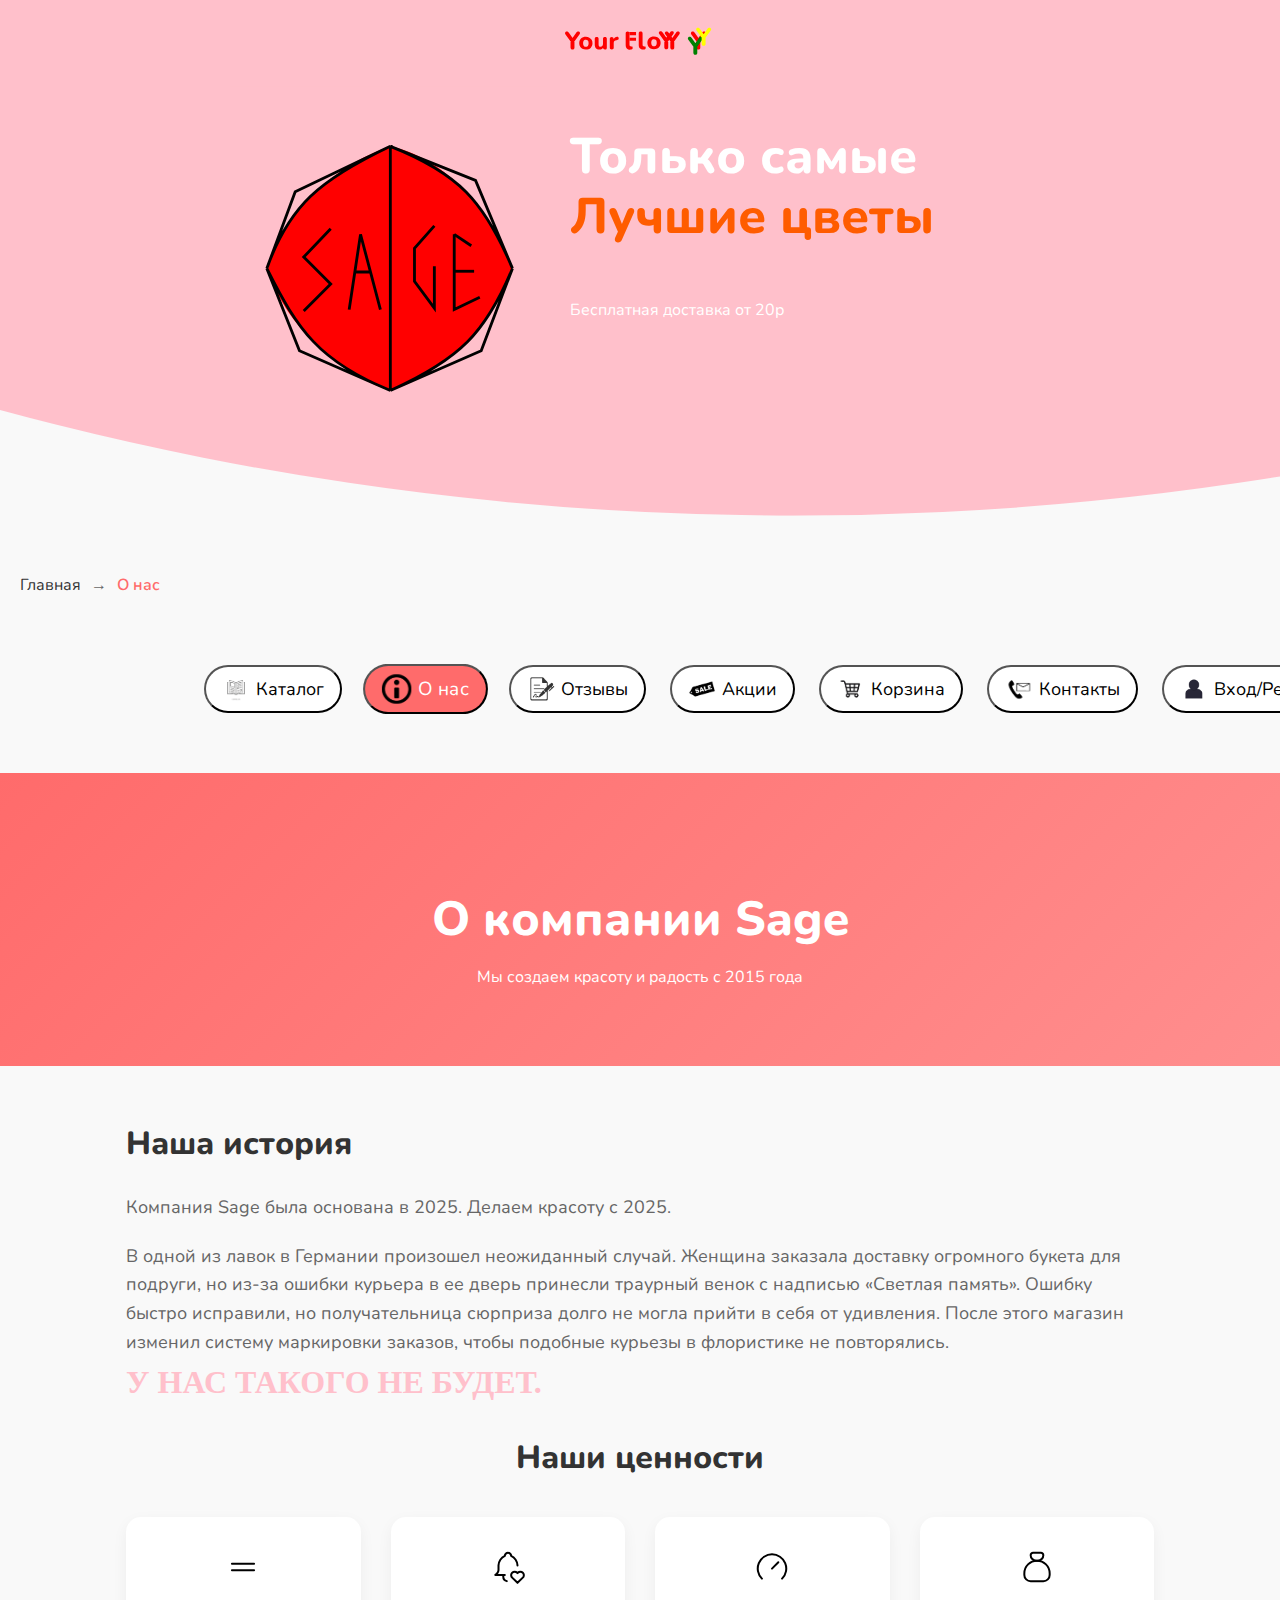
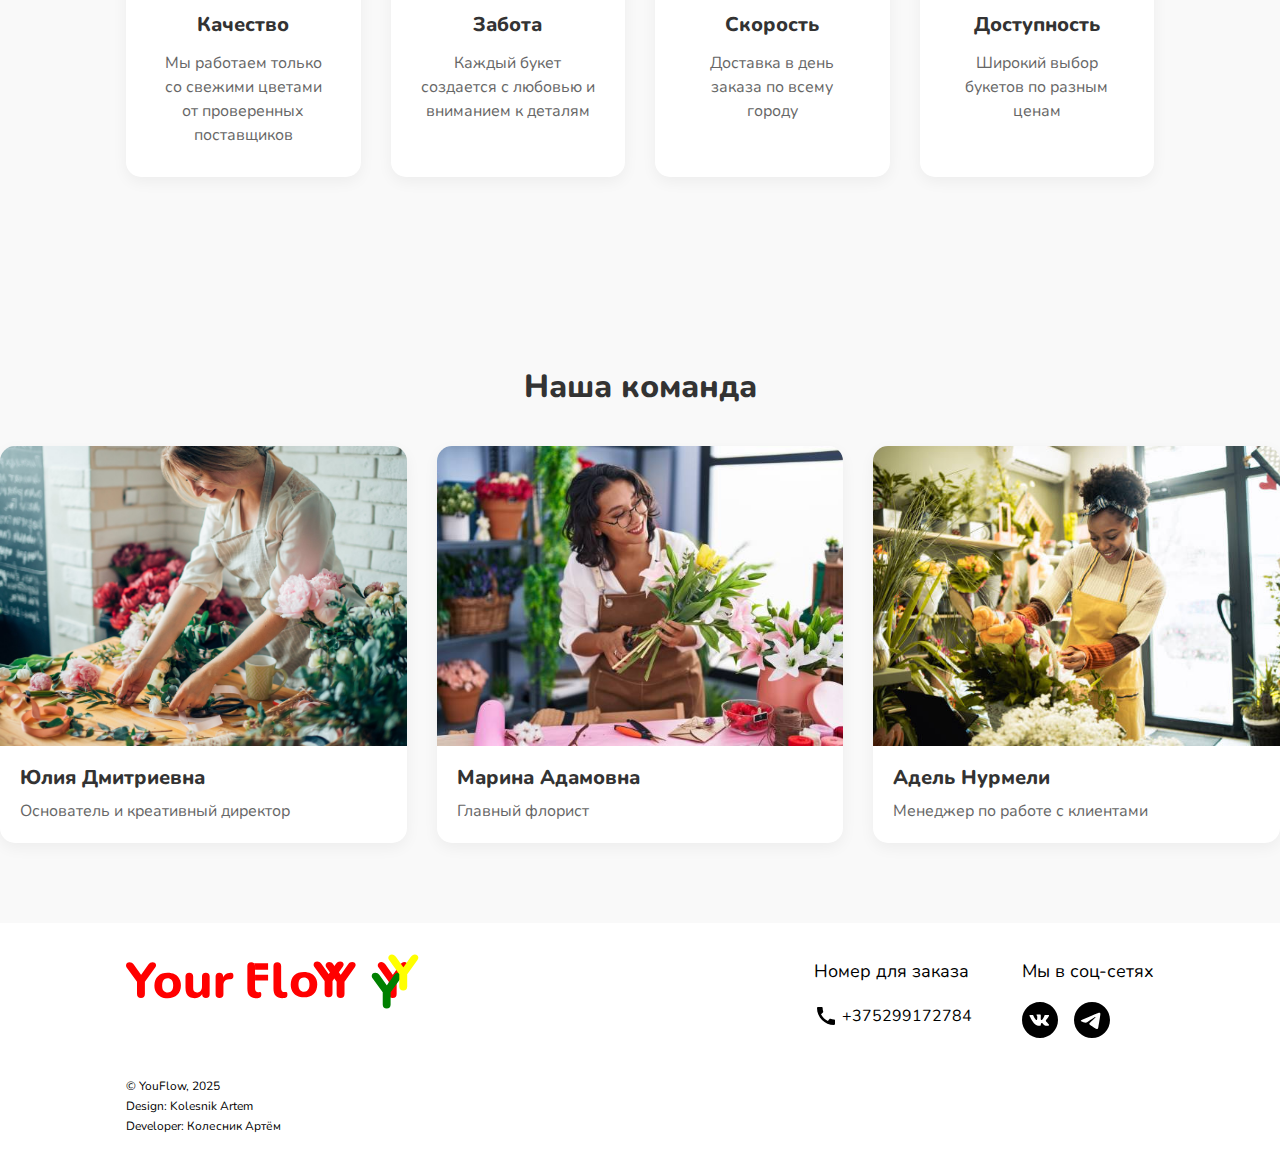
<file: about.html>
<!DOCTYPE html>
<html lang="ru">
<head>
    <meta charset="UTF-8">
    <meta http-equiv="X-UA-Compatible" content="IE=edge">
    <meta name="viewport" content="width=device-width, initial-scale=1.0">
    <title>Sage - О нас</title>
    <link rel="icon" type="image/png" href="icon/sage.png" sizes="96x96" />
    <link rel="manifest" href="/site.webmanifest" />
    <meta name="theme-color" content="#ffffff">
    <link rel="stylesheet" href="css/index.css">
    <link rel="stylesheet" href="css/about.css">
    <link rel="stylesheet" href="css/mobile-menu.css">
    <link rel="preload" href="fonts/nunito-v26-cyrillic_latin-regular.woff2" as="font" crossorigin>
    <link rel="preload" href="fonts/nunito-v26-cyrillic_latin-600.woff2" as="font" crossorigin>
    <link rel="preload" href="fonts/nunito-v26-cyrillic_latin-800.woff2" as="font" crossorigin>
</head>

<body>
    <header class="header">
        <div class="container header_container">
            <svg class="header_logo" viewBox="0 0 199 44" role="img" aria-label="Логотип Sage">
                <use href="img/sprite.svg#logo">
            </svg>
            <div class="header_title-container">
                <h1 class="header_title">
                    <span class="header_title-text">Только самые</span>
                    <span class="header_title-text header_title-text_red">Лучшие цветы</span>
                </h1>
                <div class="p header_appeal">Бесплатная доставка от 20р</div>
            </div>
        </div>
    </header>
    <main>
        <section class="litle__container">
            <div class="first"><a href="index.html">Главная</a></div>
            <div class="second">→</div>
            <div class="three">О нас</div>
        </section>

        <nav class="navigation">
            <div class="container navigation_container">
                <input type="checkbox" id="burger-toggle" class="burger-toggle">
                <label for="burger-toggle" class="burger-button">
                    <span class="burger-line"></span>
                    <span class="burger-line"></span>
                    <span class="burger-line"></span>
                </label>
                <div class="navigation_wrapper">
                    <ul class="navigation_list">
                        <li class="naavigation_item">
                            <a href="index.html"><button
                                    class="navigation_button navigation_button_catalog">Каталог</button></a>
                        </li>
                        <li class="naavigation_item">
                            <a href="about.html"><button
                                    class="navigation_button navigation_button_aboutus navigation_button_active">О
                                    нас</button></a>
                        </li>
                        <li class="naavigation_item">
                            <a href="comments.html"><button
                                    class="navigation_button navigation_button_comments">Отзывы</button></a>
                        </li>
                        <li class="naavigation_item">
                            <a href="index.html#sales"><button
                                    class="navigation_button navigation_button_superdeal">Акции</button></a>
                        </li>
                        <li class="naavigation_item">
                            <a href="cart.html"><button
                                    class="navigation_button navigation_button_buy">Корзина</button></a>
                        </li>
                        <li class="naavigation_item">
                            <a href="contacts.html"><button
                                    class="navigation_button navigation_button_contacts">Контакты</button></a>
                        </li>
                        <li class="naavigation_item">
                            <a href="enter.html"><button
                                    class="navigation_button navigation_button_enter">Вход/Регистрация</button></a>
                        </li>
                    </ul>
                </div>
            </div>
        </nav>

        <section class="about-hero">
            <div class="container">
                <h2 class="about-title">О компании Sage</h2>
                <p class="about-subtitle">Мы создаем красоту и радость с 2015 года</p>
            </div>
        </section>

        <section class="about-content">
            <div class="container">
                <div class="about-text">
                    <h3>Наша история</h3>
                    <p>Компания Sage была основана в 2025. Делаем красоту с 2025.</p>
                    <p>В одной из лавок в Германии произошел неожиданный случай. Женщина заказала доставку огромного
                        букета для подруги, но из-за ошибки курьера в ее дверь принесли траурный венок с надписью
                        «Светлая память». Ошибку быстро исправили, но получательница сюрприза долго не могла прийти в
                        себя от удивления. После этого магазин изменил систему маркировки заказов, чтобы подобные
                        курьезы в флористике не повторялись.<br><span style="color: pink; font-family:'nunito-v26-cyrillic_latin-600'; font-size: 32px; font-weight: 600;">У НАС ТАКОГО НЕ БУДЕТ.</span></p>
                </div>
                <div class="about-values">
                    <h3>Наши ценности</h3>
                    <div class="values-grid">

                        <div class="value-card">
                            <div class="value-icon">
                                <svg width="38" height="38" viewBox="0 0 38 38" fill="none"
                                    xmlns="http://www.w3.org/2000/svg">
                                    <path d="M7.91602 15.8335H30.0827" stroke="black" stroke-width="2"
                                        stroke-linecap="round" stroke-linejoin="round" />
                                    <path d="M7.91602 22.1665H30.0827" stroke="black" stroke-width="2"
                                        stroke-linecap="round" stroke-linejoin="round" />
                                </svg>
                            </div>
                            <h4>Качество</h4>
                            <p>Мы работаем только со свежими цветами от проверенных поставщиков</p>
                        </div>
                        <div class="value-card">
                            <div class="value-icon">
                                <svg width="38" height="38" viewBox="0 0 38 38" fill="none"
                                    xmlns="http://www.w3.org/2000/svg">
                                    <path
                                        d="M15.834 26.9167H6.33398C7.1968 26.4281 7.93285 25.7437 8.48286 24.9187C9.03288 24.0937 9.3815 23.151 9.50065 22.1667V17.4167C9.59495 15.4075 10.2342 13.4619 11.3499 11.7884C12.4656 10.1148 14.0157 8.77646 15.834 7.91667C15.834 7.07681 16.1676 6.27136 16.7615 5.67749C17.3553 5.08363 18.1608 4.75 19.0007 4.75C19.8405 4.75 20.646 5.08363 21.2398 5.67749C21.8337 6.27136 22.1673 7.07681 22.1673 7.91667C23.9856 8.77646 25.5357 10.1148 26.6514 11.7884C27.7671 13.4619 28.4063 15.4075 28.5006 17.4167"
                                        stroke="black" stroke-width="2" stroke-linecap="round"
                                        stroke-linejoin="round" />
                                    <path d="M14.25 26.9165V28.4998C14.25 30.7292 15.7858 32.6007 17.86 33.1121"
                                        stroke="black" stroke-width="2" stroke-linecap="round"
                                        stroke-linejoin="round" />
                                    <path
                                        d="M28.4995 34.8332L33.8037 29.6336C34.129 29.3179 34.3877 28.9403 34.5646 28.523C34.7416 28.1058 34.8331 27.6573 34.8338 27.204C34.8346 26.7508 34.7445 26.302 34.5689 25.8841C34.3934 25.4663 34.1359 25.0878 33.8116 24.7711C33.15 24.1241 32.2619 23.761 31.3364 23.7592C30.411 23.7574 29.5215 24.1171 28.8574 24.7616L28.5027 25.11L28.1496 24.7616C27.4881 24.1151 26.6003 23.7523 25.6752 23.7505C24.7502 23.7487 23.861 24.1081 23.197 24.7521C22.8716 25.0677 22.6127 25.4452 22.4357 25.8624C22.2586 26.2796 22.1669 26.7281 22.166 27.1813C22.1651 27.6346 22.2551 28.0834 22.4305 28.5013C22.6059 28.9192 22.8633 29.2978 23.1875 29.6146L28.4995 34.8332Z"
                                        stroke="black" stroke-width="2" stroke-linecap="round"
                                        stroke-linejoin="round" />
                                </svg>
                            </div>
                            <h4>Забота</h4>
                            <p>Каждый букет создается с любовью и вниманием к деталям</p>
                        </div>
                        <div class="value-card">
                            <div class="value-icon">
                                <svg width="38" height="38" viewBox="0 0 38 38" fill="none"
                                    xmlns="http://www.w3.org/2000/svg">
                                    <path
                                        d="M8.92367 30.6597C6.93079 28.6668 5.57363 26.1277 5.0238 23.3635C4.47398 20.5992 4.75619 17.7341 5.83474 15.1302C6.91329 12.5264 8.73975 10.3008 11.0831 8.73504C13.4265 7.16924 16.1816 6.3335 19 6.3335C21.8184 6.3335 24.5735 7.16924 26.9169 8.73504C29.2603 10.3008 31.0867 12.5264 32.1653 15.1302C33.2438 17.7341 33.526 20.5992 32.9762 23.3635C32.4264 26.1277 31.0692 28.6668 29.0763 30.6597"
                                        stroke="black" stroke-width="2" stroke-linecap="round"
                                        stroke-linejoin="round" />
                                    <path d="M25.3333 14.25L19 20.5833" stroke="black" stroke-width="2"
                                        stroke-linecap="round" stroke-linejoin="round" />
                                </svg>
                            </div>
                            <h4>Скорость</h4>
                            <p>Доставка в день заказа по всему городу</p>
                        </div>
                        <div class="value-card">
                            <div class="value-icon">
                                <svg width="38" height="38" viewBox="0 0 38 38" fill="none"
                                    xmlns="http://www.w3.org/2000/svg">
                                    <path
                                        d="M15.041 4.75H22.9577C23.5876 4.75 24.1917 5.00022 24.6371 5.44562C25.0825 5.89102 25.3327 6.49511 25.3327 7.125C25.3327 8.59474 24.7488 10.0043 23.7096 11.0435C22.6703 12.0828 21.2608 12.6667 19.791 12.6667H18.2077C16.7379 12.6667 15.3284 12.0828 14.2891 11.0435C13.2499 10.0043 12.666 8.59474 12.666 7.125C12.666 6.49511 12.9162 5.89102 13.3616 5.44562C13.807 5.00022 14.4111 4.75 15.041 4.75Z"
                                        stroke="black" stroke-width="2" stroke-linecap="round"
                                        stroke-linejoin="round" />
                                    <path
                                        d="M6.33398 26.9165V25.3332C6.33398 21.9738 7.6685 18.7519 10.044 16.3765C12.4194 14.001 15.6412 12.6665 19.0007 12.6665C22.3601 12.6665 25.5819 14.001 27.9573 16.3765C30.3328 18.7519 31.6673 21.9738 31.6673 25.3332V26.9165C31.6673 28.5962 31.0001 30.2071 29.8123 31.3948C28.6246 32.5826 27.0137 33.2498 25.334 33.2498H12.6673C10.9876 33.2498 9.3767 32.5826 8.18897 31.3948C7.00124 30.2071 6.33398 28.5962 6.33398 26.9165Z"
                                        stroke="black" stroke-width="2" stroke-linecap="round"
                                        stroke-linejoin="round" />
                                </svg>
                            </div>
                            <h4>Доступность</h4>
                            <p>Широкий выбор букетов по разным ценам</p>
                        </div>
                    </div>
                </div>
            </div>
        </section>
        <div class="about-team">
            <h3>Наша команда</h3>
            <div class="team-grid">
                <div class="team-card">
                    <div class="team-photo">
                        <img src="img/girlflow1.jpg" alt="Юлия Дмитриевна" class="team-img">
                    </div>
                    <h4>Юлия Дмитриевна</h4>
                    <p>Основатель и креативный директор</p>
                </div>
                <div class="team-card">
                    <div class="team-photo">
                        <img src="img/girlflow2.jpg" alt="Марина Адамовна" class="team-img">
                    </div>
                    <h4>Марина Адамовна</h4>
                    <p>Главный флорист</p>
                </div>
                <div class="team-card">
                    <div class="team-photo">
                        <img src="img/girlflow3.jpg" alt="Адель Мурмели" class="team-img">
                    </div>
                    <h4>Адель Нурмели</h4>
                    <p>Менеджер по работе с клиентами</p>
                </div>
            </div>
        </div>
        </div>
        </section>
    </main>
    <footer class="footer">
        <div class="container">
            <div class="footer__content">
                <svg class="footer__logo" viewBox="0 0 199 44" role="img" aria-label="Логотип Sage">
                    <use href="img/sprite.svg#logo">
                </svg>
                <address class="footer__address">
                    <div class="footer__contact">
                        <h2 class="footer__title">Номер для заказа</h2>
                        <a class="footer__link-phone" href="tel:+375299172784">
                            <svg width="24" height="24" viewBox="0 0 24 24" fill="black"
                                xmlns="http://www.w3.org/2000/svg">
                                <path
                                    d="M20.01 15.38C18.78 15.38 17.59 15.18 16.48 14.82C16.13 14.7 15.74 14.79 15.47 15.06L13.9 17.03C11.07 15.68 8.42 13.13 7.01 10.2L8.96 8.54C9.23 8.26 9.31 7.87 9.2 7.52C8.83 6.41 8.64 5.22 8.64 3.99C8.64 3.45 8.19 3 7.65 3H4.19C3.65 3 3 3.24 3 3.99C3 13.28 10.73 21 20.01 21C20.72 21 21 20.37 21 19.82V16.37C21 15.83 20.55 15.38 20.01 15.38Z"
                                    fill="black" />
                                <defs>
                            </svg><span>+375299172784</span>
                        </a>
                    </div>
                    <div class="footer__contact">
                        <h2 class="footer__title footer__title_sn">Мы в соц-сетях</h2>
                        <ul class="footer__list">
                            <li class="footer__list-item">
                                <a href="#" class="footer__link-sn" aria-label="группа VK">
                                    <svg width="36" height="36" viewBox="0 0 36 36" fill="black"
                                        xmlns="http://www.w3.org/2000/svg">
                                        <path
                                            d="M18 0C8.05875 0 0 8.05875 0 18C0 27.9412 8.05875 36 18 36C27.9412 36 36 27.9412 36 18C36 8.05875 27.9412 0 18 0ZM24.9225 20.3081C24.9225 20.3081 26.5144 21.8794 26.9062 22.6087C26.9175 22.6237 26.9231 22.6387 26.9269 22.6462C27.0862 22.9144 27.1237 23.1225 27.045 23.2781C26.9137 23.5369 26.4637 23.6644 26.31 23.6756H23.4975C23.3025 23.6756 22.8937 23.625 22.3987 23.2837C22.0181 23.0175 21.6431 22.5806 21.2775 22.155C20.7319 21.5212 20.2594 20.9738 19.7831 20.9738C19.7226 20.9736 19.6625 20.9831 19.605 21.0019C19.245 21.1181 18.7838 21.6319 18.7838 23.0006C18.7838 23.4281 18.4462 23.6737 18.2081 23.6737H16.92C16.4812 23.6737 14.1956 23.52 12.1706 21.3844C9.69187 18.7687 7.46062 13.5225 7.44187 13.4737C7.30125 13.1344 7.59187 12.9525 7.90875 12.9525H10.7494C11.1281 12.9525 11.2519 13.1831 11.3381 13.3875C11.4394 13.6256 11.8106 14.5725 12.42 15.6375C13.4081 17.3737 14.0138 18.0787 14.4994 18.0787C14.5904 18.0777 14.6799 18.0545 14.76 18.0112C15.3937 17.6587 15.2756 15.3994 15.2475 14.9306C15.2475 14.8425 15.2456 13.92 14.9212 13.4775C14.6887 13.1569 14.2931 13.035 14.0531 12.99C14.1503 12.856 14.2782 12.7473 14.4262 12.6731C14.8612 12.4556 15.645 12.4237 16.4231 12.4237H16.8563C17.7 12.435 17.9175 12.4894 18.2231 12.5662C18.8419 12.7144 18.855 13.1137 18.8006 14.4806C18.7838 14.8687 18.7669 15.3075 18.7669 15.825C18.7669 15.9375 18.7612 16.0575 18.7612 16.185C18.7425 16.8806 18.72 17.67 19.2112 17.9944C19.2753 18.0346 19.3494 18.056 19.425 18.0562C19.5956 18.0562 20.1094 18.0562 21.5006 15.6694C21.9297 14.9011 22.3025 14.1028 22.6162 13.2806C22.6444 13.2319 22.7269 13.0819 22.8244 13.0237C22.8963 12.9871 22.9761 12.9684 23.0569 12.9694H26.3962C26.76 12.9694 27.0094 13.0237 27.0562 13.1644C27.1387 13.3875 27.0412 14.0681 25.5169 16.1325L24.8362 17.0306C23.4544 18.8419 23.4544 18.9338 24.9225 20.3081Z"
                                            fill="black" />
                                    </svg>
                                </a>
                            </li>
                            <li class="footer__list-item">
                                <a href="#" class="footer__link-sn" aria-label="группа в Телеграмм">
                                    <svg width="36" height="36" viewBox="0 0 36 36" fill="black"
                                        xmlns="http://www.w3.org/2000/svg">
                                        <path
                                            d="M36 18C36 22.7739 34.1036 27.3523 30.7279 30.7279C27.3523 34.1036 22.7739 36 18 36C13.2261 36 8.64773 34.1036 5.27208 30.7279C1.89642 27.3523 0 22.7739 0 18C0 13.2261 1.89642 8.64773 5.27208 5.27208C8.64773 1.89642 13.2261 0 18 0C22.7739 0 27.3523 1.89642 30.7279 5.27208C34.1036 8.64773 36 13.2261 36 18ZM18.6458 13.2885C16.8952 14.0175 13.3942 15.525 8.14725 17.811C7.29675 18.1485 6.849 18.4815 6.8085 18.8055C6.741 19.3522 7.42725 19.5683 8.361 19.863L8.75475 19.9868C9.67275 20.286 10.9102 20.6348 11.5515 20.6483C12.1365 20.6618 12.7867 20.4233 13.5045 19.9283C18.4072 16.6185 20.9385 14.9467 21.096 14.9107C21.2085 14.8837 21.366 14.8523 21.4695 14.9468C21.5752 15.039 21.564 15.2168 21.5528 15.264C21.4853 15.5542 18.792 18.0562 17.3993 19.3522C16.965 19.7572 16.6567 20.043 16.5938 20.1082C16.455 20.25 16.314 20.3895 16.1707 20.5268C15.3157 21.3503 14.6768 21.9668 16.2045 22.9748C16.9403 23.4608 17.5298 23.859 18.117 24.2595C18.756 24.696 19.395 25.1303 20.223 25.6748C20.4322 25.8098 20.6348 25.956 20.8305 26.0955C21.5753 26.6265 22.248 27.1035 23.0737 27.027C23.5553 26.982 24.0525 26.532 24.3045 25.182C24.9007 21.9938 26.073 15.0885 26.343 12.2423C26.3595 12.0056 26.3497 11.7679 26.3137 11.5335C26.2926 11.3443 26.201 11.17 26.0573 11.0452C25.8525 10.9039 25.6085 10.8307 25.3597 10.836C24.6847 10.8472 23.643 11.2095 18.6458 13.2885Z"
                                            fill="black" />
                                    </svg>
                                </a>
                            </li>
                        </ul>
                    </div>
                </address>
                <div class="footer__development">
                    <p class="footer__copyright">© YouFlow, 2025</p>
                    <p>Design: <a href="#">Kolesnik Artem</a></p>
                    <p>Developer: <a href="mailto: kolesnikanatolij42@gmail.com">Колесник Артём</a></p>
                </div>

            </div>
        </div>
    </footer>
</body>

</html>
</file>
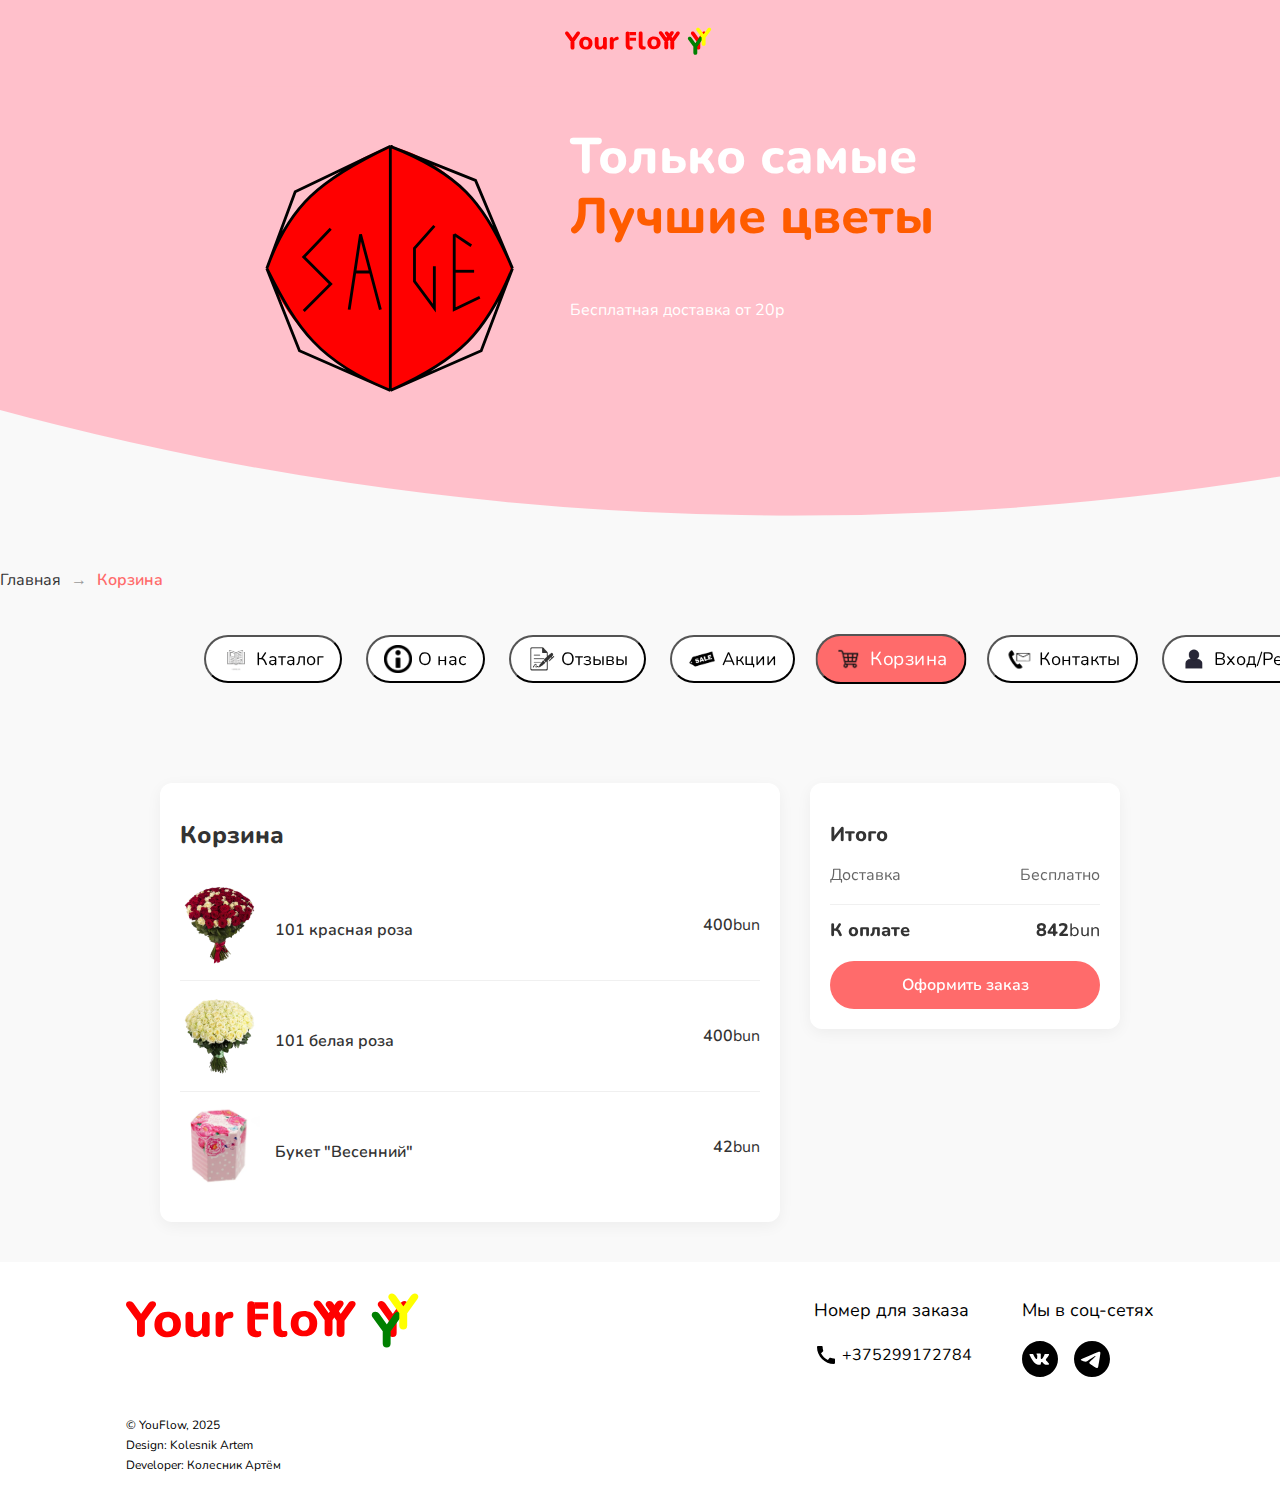
<file: cart.html>
<!DOCTYPE html>
<html lang="ru">
<head>
    <meta charset="UTF-8">
    <meta http-equiv="X-UA-Compatible" content="IE=edge">
    <meta name="viewport" content="width=device-width, initial-scale=1.0">
    <title>Sage - Корзина</title>
    <link rel="icon" type="image/png" href="icon/sage.png" sizes="96x96" />
    <link rel="manifest" href="/site.webmanifest" />
    <meta name="theme-color" content="#ffffff">
    <link rel="stylesheet" href="css/index.css">
    <link rel="stylesheet" href="css/cart.css">
    <link rel="stylesheet" href="css/mobile-menu.css">
    <link rel="preload" href="fonts/nunito-v26-cyrillic_latin-regular.woff2" as="font" crossorigin>
    <link rel="preload" href="fonts/nunito-v26-cyrillic_latin-600.woff2" as="font" crossorigin>
    <link rel="preload" href="fonts/nunito-v26-cyrillic_latin-800.woff2" as="font" crossorigin>
</head>
<body>
    <header class="header">
        <div class="container header_container">
            <svg class="header_logo" viewBox="0 0 199 44" role="img" aria-label="Логотип Sage">
                <use href="img/sprite.svg#logo">
            </svg>
            <div class="header_title-container">
                <h1 class="header_title">
                    <span class="header_title-text">Только самые</span>
                    <span class="header_title-text header_title-text_red">Лучшие цветы</span>
                </h1>
                <div class="p header_appeal">Бесплатная доставка от 20р</div>
            </div>
        </div>
    </header>
    <main>
        <section class="litle__container">
            <div class="first"><a href="index.html">Главная</a></div>
            <div class="second">→</div>
            <div class="three">Корзина</div>
        </section>

        <nav class="navigation">
            <div class="container navigation_container">
                <input type="checkbox" id="burger-toggle" class="burger-toggle">
                <label for="burger-toggle" class="burger-button">
                    <span class="burger-line"></span>
                    <span class="burger-line"></span>
                    <span class="burger-line"></span>
                </label>
                <div class="navigation_wrapper">
                    <ul class="navigation_list">
                        <li class="naavigation_item">
                            <a href="index.html"><button class="navigation_button navigation_button_catalog">Каталог</button></a>
                        </li>
                        <li class="naavigation_item">
                            <a href="about.html"><button class="navigation_button navigation_button_aboutus">О нас</button></a>
                        </li>
                        <li class="naavigation_item">
                            <a href="comments.html"><button class="navigation_button navigation_button_comments">Отзывы</button></a>
                        </li>
                        <li class="naavigation_item">
                            <a href="index.html#sales"><button class="navigation_button navigation_button_superdeal">Акции</button></a>
                        </li>
                        <li class="naavigation_item">
                            <a href="cart.html"><button class="navigation_button navigation_button_buy navigation_button_active">Корзина</button></a>
                        </li>
                        <li class="naavigation_item">
                            <a href="contacts.html"><button class="navigation_button navigation_button_contacts">Контакты</button></a>
                        </li>
                        <li class="naavigation_item">
                            <a href="enter.html"><button class="navigation_button navigation_button_enter">Вход/Регистрация</button></a>
                        </li>
                    </ul>
                </div>
            </div>
        </nav>

        <section class="cart">
            <div class="container">
                <div class="cart-grid">
                    <div class="cart-items">
                        <h2>Корзина</h2>
                        <div class="cart-item">
                            <img src="img/rosesrosesroses.png" alt="101 красная роза" class="cart-item-image">
                            <div class="cart-item-info">
                                <h3>101 красная роза</h3>
                            </div>
                            <div class="cart-item-price">400<span class="currency">bun</span></div>
                        </div>
                        <div class="cart-item">
                            <img src="img/rosesroseswhite.png" alt="101 белая роза" class="cart-item-image">
                            <div class="cart-item-info">
                                <h3>101 белая роза</h3>
                            </div>
                            <div class="cart-item-price">400<span class="currency">bun</span></div>
                        </div>
                        <div class="cart-item">
                            <img src="img/veseniiflower.webp" alt="Букет Весенний" class="cart-item-image">
                            <div class="cart-item-info">
                                <h3>Букет "Весенний"</h3>
                            </div>
                            <div class="cart-item-price">42<span class="currency">bun</span></div>
                        </div>
                    </div>

                    <div class="cart-summary">
                        <h3>Итого</h3>
                        <div class="summary-item">
                            <span>Доставка</span>
                            <span>Бесплатно</span>
                        </div>
                        <div class="summary-total">
                            <span>К оплате</span>
                            <span>842<span class="currency">bun</span></span>
                        </div>
                        <button class="checkout-button" onclick="showModal()">Оформить заказ</button>
                    </div>
                </div>
            </div>
        </section>

        <!-- Модальное окно -->
        <div id="thankYouModal" class="modal">
            <div class="modal-content">
                <span class="modal-close" onclick="closeModal()">&times;</span>
                <h2 class="modal-title">Спасибо за покупку!</h2>
                <p>Ваш заказ успешно оформлен.</p>
            </div>
        </div>
    </main>

    <footer class="footer">
        <div class="container">
            <div class="footer__content">
                <svg class="footer__logo" viewBox="0 0 199 44" role="img" aria-label="Логотип Sage">
                    <use href="img/sprite.svg#logo">
                </svg>
                <address class="footer__address">
                    <div class="footer__contact">
                        <h2 class="footer__title">Номер для заказа</h2>
                        <a class="footer__link-phone" href="tel:+375299172784">
                            <svg width="24" height="24" viewBox="0 0 24 24" fill="black">
                                <path d="M20.01 15.38C18.78 15.38 17.59 15.18 16.48 14.82C16.13 14.7 15.74 14.79 15.47 15.06L13.9 17.03C11.07 15.68 8.42 13.13 7.01 10.2L8.96 8.54C9.23 8.26 9.31 7.87 9.2 7.52C8.83 6.41 8.64 5.22 8.64 3.99C8.64 3.45 8.19 3 7.65 3H4.19C3.65 3 3 3.24 3 3.99C3 13.28 10.73 21 20.01 21C20.72 21 21 20.37 21 19.82V16.37C21 15.83 20.55 15.38 20.01 15.38Z"/>
                            </svg>
                            <span>+375299172784</span>
                        </a>
                    </div>
                    <div class="footer__contact">
                        <h2 class="footer__title footer__title_sn">Мы в соц-сетях</h2>
                        <ul class="footer__list">
                            <li class="footer__list-item">
                                <a href="#" class="footer__link-sn" aria-label="группа VK">
                                    <svg width="36" height="36" viewBox="0 0 36 36" fill="black">
                                        <path d="M18 0C8.05875 0 0 8.05875 0 18C0 27.9412 8.05875 36 18 36C27.9412 36 36 27.9412 36 18C36 8.05875 27.9412 0 18 0ZM24.9225 20.3081C24.9225 20.3081 26.5144 21.8794 26.9062 22.6087C26.9175 22.6237 26.9231 22.6387 26.9269 22.6462C27.0862 22.9144 27.1237 23.1225 27.045 23.2781C26.9137 23.5369 26.4637 23.6644 26.31 23.6756H23.4975C23.3025 23.6756 22.8937 23.625 22.3987 23.2837C22.0181 23.0175 21.6431 22.5806 21.2775 22.155C20.7319 21.5212 20.2594 20.9738 19.7831 20.9738C19.7226 20.9736 19.6625 20.9831 19.605 21.0019C19.245 21.1181 18.7838 21.6319 18.7838 23.0006C18.7838 23.4281 18.4462 23.6737 18.2081 23.6737H16.92C16.4812 23.6737 14.1956 23.52 12.1706 21.3844C9.69187 18.7687 7.46062 13.5225 7.44187 13.4737C7.30125 13.1344 7.59187 12.9525 7.90875 12.9525H10.7494C11.1281 12.9525 11.2519 13.1831 11.3381 13.3875C11.4394 13.6256 11.8106 14.5725 12.42 15.6375C13.4081 17.3737 14.0138 18.0787 14.4994 18.0787C14.5904 18.0777 14.6799 18.0545 14.76 18.0112C15.3937 17.6587 15.2756 15.3994 15.2475 14.9306C15.2475 14.8425 15.2456 13.92 14.9212 13.4775C14.6887 13.1569 14.2931 13.035 14.0531 12.99C14.1503 12.856 14.2782 12.7473 14.4262 12.6731C14.8612 12.4556 15.645 12.4237 16.4231 12.4237H16.8563C17.7 12.435 17.9175 12.4894 18.2231 12.5662C18.8419 12.7144 18.855 13.1137 18.8006 14.4806C18.7838 14.8687 18.7669 15.3075 18.7669 15.825C18.7669 15.9375 18.7612 16.0575 18.7612 16.185C18.7425 16.8806 18.72 17.67 19.2112 17.9944C19.2753 18.0346 19.3494 18.056 19.425 18.0562C19.5956 18.0562 20.1094 18.0562 21.5006 15.6694C21.9297 14.9011 22.3025 14.1028 22.6162 13.2806C22.6444 13.2319 22.7269 13.0819 22.8244 13.0237C22.8963 12.9871 22.9761 12.9684 23.0569 12.9694H26.3962C26.76 12.9694 27.0094 13.0237 27.0562 13.1644C27.1387 13.3875 27.0412 14.0681 25.5169 16.1325L24.8362 17.0306C23.4544 18.8419 23.4544 18.9338 24.9225 20.3081Z"/>
                                    </svg>
                                </a>
                            </li>
                            <li class="footer__list-item">
                                <a href="#" class="footer__link-sn" aria-label="группа в Телеграмм">
                                    <svg width="36" height="36" viewBox="0 0 36 36" fill="black">
                                        <path d="M36 18C36 22.7739 34.1036 27.3523 30.7279 30.7279C27.3523 34.1036 22.7739 36 18 36C13.2261 36 8.64773 34.1036 5.27208 30.7279C1.89642 27.3523 0 22.7739 0 18C0 13.2261 1.89642 8.64773 5.27208 5.27208C8.64773 1.89642 13.2261 0 18 0C22.7739 0 27.3523 1.89642 30.7279 5.27208C34.1036 8.64773 36 13.2261 36 18ZM18.6458 13.2885C16.8952 14.0175 13.3942 15.525 8.14725 17.811C7.29675 18.1485 6.849 18.4815 6.8085 18.8055C6.741 19.3522 7.42725 19.5683 8.361 19.863L8.75475 19.9868C9.67275 20.286 10.9102 20.6348 11.5515 20.6483C12.1365 20.6618 12.7867 20.4233 13.5045 19.9283C18.4072 16.6185 20.9385 14.9467 21.096 14.9107C21.2085 14.8837 21.366 14.8523 21.4695 14.9468C21.5752 15.039 21.564 15.2168 21.5528 15.264C21.4853 15.5542 18.792 18.0562 17.3993 19.3522C16.965 19.7572 16.6567 20.043 16.5938 20.1082C16.455 20.25 16.314 20.3895 16.1707 20.5268C15.3157 21.3503 14.6768 21.9668 16.2045 22.9748C16.9403 23.4608 17.5298 23.859 18.117 24.2595C18.756 24.696 19.395 25.1303 20.223 25.6748C20.4322 25.8098 20.6348 25.956 20.8305 26.0955C21.5753 26.6265 22.248 27.1035 23.0737 27.027C23.5553 26.982 24.0525 26.532 24.3045 25.182C24.9007 21.9938 26.073 15.0885 26.343 12.2423C26.3595 12.0056 26.3497 11.7679 26.3137 11.5335C26.2926 11.3443 26.201 11.17 26.0573 11.0452C25.8525 10.9039 25.6085 10.8307 25.3597 10.836C24.6847 10.8472 23.643 11.2095 18.6458 13.2885Z"/>
                                    </svg>
                                </a>
                            </li>
                        </ul>
                    </div>
                </address>
                <div class="footer__development">
                    <p class="footer__copyright">© YouFlow, 2025</p>
                    <p>Design: <a href="#">Kolesnik Artem</a></p>
                    <p>Developer: <a href="mailto: kolesnikanatolij42@gmail.com">Колесник Артём</a></p>
                </div>
            </div>
        </div>
    </footer>

    <script>
        function showModal() {
            window.location.href = 'index.html?success=true';
        }
        window.onload = function() {
            const urlParams = new URLSearchParams(window.location.search);
            if (urlParams.get('success') === 'true') {
                document.getElementById('thankYouModal').style.display = 'block';
            }
        }
        function closeModal() {
            document.getElementById('thankYouModal').style.display = 'none';
            window.history.replaceState({}, document.title, window.location.pathname);
        }
        window.onclick = function(event) {
            const modal = document.getElementById('thankYouModal');
            if (event.target == modal) {
                modal.style.display = 'none';
                window.history.replaceState({}, document.title, window.location.pathname);
            }
        }
    </script>
</body>
</html>
</file>
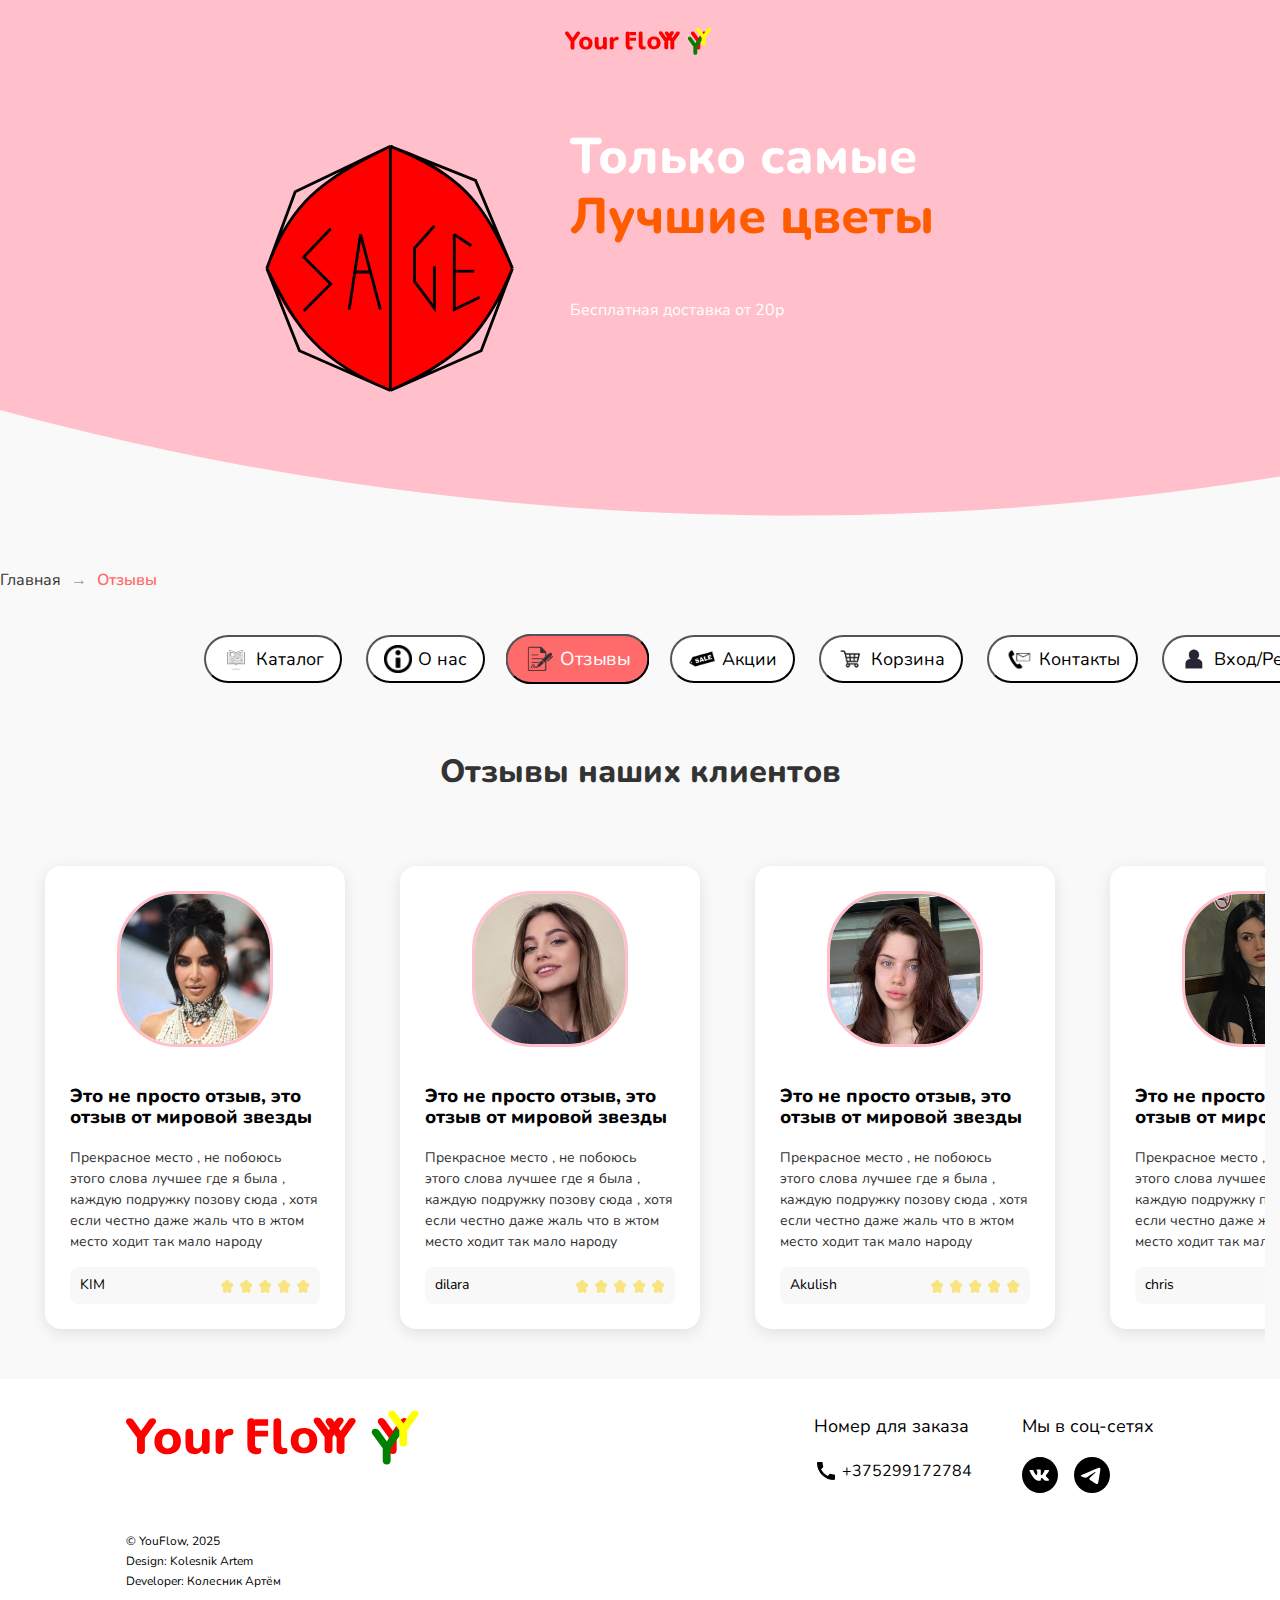
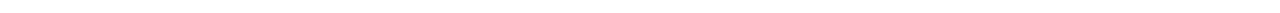
<file: comments.html>
<!DOCTYPE html>
<html lang="en">
<head>
    <meta charset="UTF-8">
    <link rel="stylesheet" href="css/index.css">
    <link rel="stylesheet" href="css/mobile-menu.css">
    <meta name="viewport" content="width=device-width, initial-scale=1.0">
    <link rel="icon" type="image/png" href="icon/sage.png" sizes="96x96" />
    <link rel="manifest" href="/site.webmanifest" />
    
    <meta name="theme-color" content="#ffffff">
    <title>Отзывы - Sage</title>
</head>
<body>
 

 <header class="header">
    <div class="container header_container">
        <svg class="header_logo" viewBox="0 0 199 44" role="img" aria-label="Логотип Sage">
            <use href="img/sprite.svg#logo">
        </svg>
        <div class="header_title-container">
            <h1 class="header_title">
                <span class="header_title-text">Только самые</span>
                <span class="header_title-text header_title-text_red">Лучшие цветы</span>
            </h1>
            <div class="p header_appeal">Бесплатная доставка от 20р</div>
        </div>
    </div>
</header>
<section class="litle__container">
    <div class="first"><a href="index.html">Главная</a></div>
    <div class="second">→</div>
    <div class="three">Отзывы</div>
</section>

<nav class="navigation">
    <div class="container navigation_container">
        <input type="checkbox" id="burger-toggle" class="burger-toggle">
        <label for="burger-toggle" class="burger-button">
            <span class="burger-line"></span>
            <span class="burger-line"></span>
            <span class="burger-line"></span>
        </label>
        <div class="navigation_wrapper">
            <ul class="navigation_list">
                <li class="naavigation_item">
                    <a href="index.html"><button class="navigation_button navigation_button_catalog">Каталог</button></a>
                </li>
                <li class="naavigation_item">
                    <a href="about.html"><button class="navigation_button navigation_button_aboutus">О нас</button></a>
                </li>
                <li class="naavigation_item">
                    <a href="comments.html"><button class="navigation_button navigation_button_comments navigation_button_active">Отзывы</button></a>
                </li>
                <li class="naavigation_item">
                    <a href="index.html#sales"><button class="navigation_button navigation_button_superdeal">Акции</button></a>
                </li>
                <li class="naavigation_item">
                    <a href="cart.html"><button class="navigation_button navigation_button_buy">Корзина</button></a>
                </li>
                <li class="naavigation_item">
                    <a href="contacts.html"><button class="navigation_button navigation_button_contacts">Контакты</button></a>
                </li>
                <li class="naavigation_item">
                    <a href="enter.html"><button class="navigation_button navigation_button_enter">Вход/Регистрация</button></a>
                </li>
            </ul>
        </div>
    </div>
</nav>

<div class="catalog__wrapper">
    <h2 class="catalog__title1">Отзывы наших клиентов</h2>
    <div class="catalog__wrap_list">
        <ul class="catalog__list">
            <li class="catalog_item">
                <article class="product1">
                    
                   <img src="img/kim.webp" alt="dilara" class="product__image1">
                    <h3>Это не просто отзыв, это отзыв от мировой звезды</h3>
                    <h3 class="product__title">
                        <div class="product__detail1">Прекрасное место , не побоюсь этого слова лучшее где я была , каждую подружку позову сюда , хотя если честно даже жаль что в жтом место ходит так мало народу</div>
                    </h3>
                   
                    <div class="comment__star">KIM <span style="margin-left: 10px; white-space: nowrap;">
                        <svg  width="13" height="14" viewBox="0 0 13 14" fill="none" xmlns="http://www.w3.org/2000/svg" style="display:inline-block;vertical-align:middle;">
                            <path d="M4.24368 2.1796C4.75572 0.23601 7.51455 0.23601 8.02659 2.1796C8.2529 3.03864 9.02969 3.63729 9.91804 3.63729H10.087C12.083 3.63729 13.0252 6.10062 11.5387 7.4326L10.8476 8.05186C10.215 8.61876 9.95309 9.49224 10.1695 10.3137L10.4861 11.5156C10.964 13.3293 8.79353 14.6567 7.39665 13.405C6.67868 12.7616 5.59159 12.7616 4.87362 13.405C3.47674 14.6567 1.3063 13.3293 1.78413 11.5156L2.10076 10.3137C2.31718 9.49224 2.0553 8.61876 1.42264 8.05186L0.731565 7.4326C-0.754903 6.10062 0.187294 3.63729 2.18323 3.63729H2.35223C3.24058 3.63729 4.01737 3.03864 4.24368 2.1796Z" fill="#F8E582"/>
                            </svg>                            
                        <svg width="13" height="14" viewBox="0 0 13 14" fill="none" xmlns="http://www.w3.org/2000/svg" style="display:inline-block;vertical-align:middle;"> 
                             <path d="M4.24368 2.1796C4.75572 0.23601 7.51455 0.23601 8.02659 2.1796C8.2529 3.03864 9.02969 3.63729 9.91804 3.63729H10.087C12.083 3.63729 13.0252 6.10062 11.5387 7.4326L10.8476 8.05186C10.215 8.61876 9.95309 9.49224 10.1695 10.3137L10.4861 11.5156C10.964 13.3293 8.79353 14.6567 7.39665 13.405C6.67868 12.7616 5.59159 12.7616 4.87362 13.405C3.47674 14.6567 1.3063 13.3293 1.78413 11.5156L2.10076 10.3137C2.31718 9.49224 2.0553 8.61876 1.42264 8.05186L0.731565 7.4326C-0.754903 6.10062 0.187294 3.63729 2.18323 3.63729H2.35223C3.24058 3.63729 4.01737 3.03864 4.24368 2.1796Z" fill="#F8E582"/>
                            </svg>                                
                        <svg width="13" height="14" viewBox="0 0 13 14" fill="none" xmlns="http://www.w3.org/2000/svg" style="display:inline-block;vertical-align:middle;">
                             <path d="M4.24368 2.1796C4.75572 0.23601 7.51455 0.23601 8.02659 2.1796C8.2529 3.03864 9.02969 3.63729 9.91804 3.63729H10.087C12.083 3.63729 13.0252 6.10062 11.5387 7.4326L10.8476 8.05186C10.215 8.61876 9.95309 9.49224 10.1695 10.3137L10.4861 11.5156C10.964 13.3293 8.79353 14.6567 7.39665 13.405C6.67868 12.7616 5.59159 12.7616 4.87362 13.405C3.47674 14.6567 1.3063 13.3293 1.78413 11.5156L2.10076 10.3137C2.31718 9.49224 2.0553 8.61876 1.42264 8.05186L0.731565 7.4326C-0.754903 6.10062 0.187294 3.63729 2.18323 3.63729H2.35223C3.24058 3.63729 4.01737 3.03864 4.24368 2.1796Z" fill="#F8E582"/>
                             </svg>                                    
                        <svg width="13" height="14" viewBox="0 0 13 14" fill="none" xmlns="http://www.w3.org/2000/svg" style="display:inline-block;vertical-align:middle;">
                              <path d="M4.24368 2.1796C4.75572 0.23601 7.51455 0.23601 8.02659 2.1796C8.2529 3.03864 9.02969 3.63729 9.91804 3.63729H10.087C12.083 3.63729 13.0252 6.10062 11.5387 7.4326L10.8476 8.05186C10.215 8.61876 9.95309 9.49224 10.1695 10.3137L10.4861 11.5156C10.964 13.3293 8.79353 14.6567 7.39665 13.405C6.67868 12.7616 5.59159 12.7616 4.87362 13.405C3.47674 14.6567 1.3063 13.3293 1.78413 11.5156L2.10076 10.3137C2.31718 9.49224 2.0553 8.61876 1.42264 8.05186L0.731565 7.4326C-0.754903 6.10062 0.187294 3.63729 2.18323 3.63729H2.35223C3.24058 3.63729 4.01737 3.03864 4.24368 2.1796Z" fill="#F8E582"/>
                              </svg>                                        
                        <svg width="13" height="14" viewBox="0 0 13 14" fill="none" xmlns="http://www.w3.org/2000/svg" style="display:inline-block;vertical-align:middle;">
                              <path d="M4.24368 2.1796C4.75572 0.23601 7.51455 0.23601 8.02659 2.1796C8.2529 3.03864 9.02969 3.63729 9.91804 3.63729H10.087C12.083 3.63729 13.0252 6.10062 11.5387 7.4326L10.8476 8.05186C10.215 8.61876 9.95309 9.49224 10.1695 10.3137L10.4861 11.5156C10.964 13.3293 8.79353 14.6567 7.39665 13.405C6.67868 12.7616 5.59159 12.7616 4.87362 13.405C3.47674 14.6567 1.3063 13.3293 1.78413 11.5156L2.10076 10.3137C2.31718 9.49224 2.0553 8.61876 1.42264 8.05186L0.731565 7.4326C-0.754903 6.10062 0.187294 3.63729 2.18323 3.63729H2.35223C3.24058 3.63729 4.01737 3.03864 4.24368 2.1796Z" fill="#F8E582"/>
                              </svg>  
                      </span></div>
                </article>
            </li>
            <li class="catalog_item">
                <article class="product1">
                    
                   <img src="img/dilara.jpg" alt="dilara" class="product__image1">
                    <h3>Это не просто отзыв, это отзыв от мировой звезды</h3>
                    <h3 class="product__title">
                        <div class="product__detail1">Прекрасное место , не побоюсь этого слова лучшее где я была , каждую подружку позову сюда , хотя если честно даже жаль что в жтом место ходит так мало народу</div>
                    </h3>
                   
                    <div class="comment__star">dilara <span style="margin-left: 10px; white-space: nowrap;">
                        <svg  width="13" height="14" viewBox="0 0 13 14" fill="none" xmlns="http://www.w3.org/2000/svg" style="display:inline-block;vertical-align:middle;">
                            <path d="M4.24368 2.1796C4.75572 0.23601 7.51455 0.23601 8.02659 2.1796C8.2529 3.03864 9.02969 3.63729 9.91804 3.63729H10.087C12.083 3.63729 13.0252 6.10062 11.5387 7.4326L10.8476 8.05186C10.215 8.61876 9.95309 9.49224 10.1695 10.3137L10.4861 11.5156C10.964 13.3293 8.79353 14.6567 7.39665 13.405C6.67868 12.7616 5.59159 12.7616 4.87362 13.405C3.47674 14.6567 1.3063 13.3293 1.78413 11.5156L2.10076 10.3137C2.31718 9.49224 2.0553 8.61876 1.42264 8.05186L0.731565 7.4326C-0.754903 6.10062 0.187294 3.63729 2.18323 3.63729H2.35223C3.24058 3.63729 4.01737 3.03864 4.24368 2.1796Z" fill="#F8E582"/>
                            </svg>                            
                        <svg width="13" height="14" viewBox="0 0 13 14" fill="none" xmlns="http://www.w3.org/2000/svg" style="display:inline-block;vertical-align:middle;"> 
                             <path d="M4.24368 2.1796C4.75572 0.23601 7.51455 0.23601 8.02659 2.1796C8.2529 3.03864 9.02969 3.63729 9.91804 3.63729H10.087C12.083 3.63729 13.0252 6.10062 11.5387 7.4326L10.8476 8.05186C10.215 8.61876 9.95309 9.49224 10.1695 10.3137L10.4861 11.5156C10.964 13.3293 8.79353 14.6567 7.39665 13.405C6.67868 12.7616 5.59159 12.7616 4.87362 13.405C3.47674 14.6567 1.3063 13.3293 1.78413 11.5156L2.10076 10.3137C2.31718 9.49224 2.0553 8.61876 1.42264 8.05186L0.731565 7.4326C-0.754903 6.10062 0.187294 3.63729 2.18323 3.63729H2.35223C3.24058 3.63729 4.01737 3.03864 4.24368 2.1796Z" fill="#F8E582"/>
                            </svg>                                
                        <svg width="13" height="14" viewBox="0 0 13 14" fill="none" xmlns="http://www.w3.org/2000/svg" style="display:inline-block;vertical-align:middle;">
                             <path d="M4.24368 2.1796C4.75572 0.23601 7.51455 0.23601 8.02659 2.1796C8.2529 3.03864 9.02969 3.63729 9.91804 3.63729H10.087C12.083 3.63729 13.0252 6.10062 11.5387 7.4326L10.8476 8.05186C10.215 8.61876 9.95309 9.49224 10.1695 10.3137L10.4861 11.5156C10.964 13.3293 8.79353 14.6567 7.39665 13.405C6.67868 12.7616 5.59159 12.7616 4.87362 13.405C3.47674 14.6567 1.3063 13.3293 1.78413 11.5156L2.10076 10.3137C2.31718 9.49224 2.0553 8.61876 1.42264 8.05186L0.731565 7.4326C-0.754903 6.10062 0.187294 3.63729 2.18323 3.63729H2.35223C3.24058 3.63729 4.01737 3.03864 4.24368 2.1796Z" fill="#F8E582"/>
                             </svg>                                    
                        <svg width="13" height="14" viewBox="0 0 13 14" fill="none" xmlns="http://www.w3.org/2000/svg" style="display:inline-block;vertical-align:middle;">
                              <path d="M4.24368 2.1796C4.75572 0.23601 7.51455 0.23601 8.02659 2.1796C8.2529 3.03864 9.02969 3.63729 9.91804 3.63729H10.087C12.083 3.63729 13.0252 6.10062 11.5387 7.4326L10.8476 8.05186C10.215 8.61876 9.95309 9.49224 10.1695 10.3137L10.4861 11.5156C10.964 13.3293 8.79353 14.6567 7.39665 13.405C6.67868 12.7616 5.59159 12.7616 4.87362 13.405C3.47674 14.6567 1.3063 13.3293 1.78413 11.5156L2.10076 10.3137C2.31718 9.49224 2.0553 8.61876 1.42264 8.05186L0.731565 7.4326C-0.754903 6.10062 0.187294 3.63729 2.18323 3.63729H2.35223C3.24058 3.63729 4.01737 3.03864 4.24368 2.1796Z" fill="#F8E582"/>
                              </svg>                                        
                        <svg width="13" height="14" viewBox="0 0 13 14" fill="none" xmlns="http://www.w3.org/2000/svg" style="display:inline-block;vertical-align:middle;">
                              <path d="M4.24368 2.1796C4.75572 0.23601 7.51455 0.23601 8.02659 2.1796C8.2529 3.03864 9.02969 3.63729 9.91804 3.63729H10.087C12.083 3.63729 13.0252 6.10062 11.5387 7.4326L10.8476 8.05186C10.215 8.61876 9.95309 9.49224 10.1695 10.3137L10.4861 11.5156C10.964 13.3293 8.79353 14.6567 7.39665 13.405C6.67868 12.7616 5.59159 12.7616 4.87362 13.405C3.47674 14.6567 1.3063 13.3293 1.78413 11.5156L2.10076 10.3137C2.31718 9.49224 2.0553 8.61876 1.42264 8.05186L0.731565 7.4326C-0.754903 6.10062 0.187294 3.63729 2.18323 3.63729H2.35223C3.24058 3.63729 4.01737 3.03864 4.24368 2.1796Z" fill="#F8E582"/>
                              </svg>   
                      </span></div>
                </article>
            </li>
            <li class="catalog_item">
                <article class="product1">
                    
                   <img src="img/akulich.jpg" alt="akulich" class="product__image1">
                    <h3>Это не просто отзыв, это отзыв от мировой звезды</h3>
                    <h3 class="product__title">
                        <div class="product__detail1">Прекрасное место , не побоюсь этого слова лучшее где я была , каждую подружку позову сюда , хотя если честно даже жаль что в жтом место ходит так мало народу</div>
                    </h3>
                   
                    <div class="comment__star">Akulish <span style="margin-left: 10px; white-space: nowrap;">
                        <svg  width="13" height="14" viewBox="0 0 13 14" fill="none" xmlns="http://www.w3.org/2000/svg" style="display:inline-block;vertical-align:middle;">
                            <path d="M4.24368 2.1796C4.75572 0.23601 7.51455 0.23601 8.02659 2.1796C8.2529 3.03864 9.02969 3.63729 9.91804 3.63729H10.087C12.083 3.63729 13.0252 6.10062 11.5387 7.4326L10.8476 8.05186C10.215 8.61876 9.95309 9.49224 10.1695 10.3137L10.4861 11.5156C10.964 13.3293 8.79353 14.6567 7.39665 13.405C6.67868 12.7616 5.59159 12.7616 4.87362 13.405C3.47674 14.6567 1.3063 13.3293 1.78413 11.5156L2.10076 10.3137C2.31718 9.49224 2.0553 8.61876 1.42264 8.05186L0.731565 7.4326C-0.754903 6.10062 0.187294 3.63729 2.18323 3.63729H2.35223C3.24058 3.63729 4.01737 3.03864 4.24368 2.1796Z" fill="#F8E582"/>
                            </svg>                            
                        <svg width="13" height="14" viewBox="0 0 13 14" fill="none" xmlns="http://www.w3.org/2000/svg" style="display:inline-block;vertical-align:middle;"> 
                             <path d="M4.24368 2.1796C4.75572 0.23601 7.51455 0.23601 8.02659 2.1796C8.2529 3.03864 9.02969 3.63729 9.91804 3.63729H10.087C12.083 3.63729 13.0252 6.10062 11.5387 7.4326L10.8476 8.05186C10.215 8.61876 9.95309 9.49224 10.1695 10.3137L10.4861 11.5156C10.964 13.3293 8.79353 14.6567 7.39665 13.405C6.67868 12.7616 5.59159 12.7616 4.87362 13.405C3.47674 14.6567 1.3063 13.3293 1.78413 11.5156L2.10076 10.3137C2.31718 9.49224 2.0553 8.61876 1.42264 8.05186L0.731565 7.4326C-0.754903 6.10062 0.187294 3.63729 2.18323 3.63729H2.35223C3.24058 3.63729 4.01737 3.03864 4.24368 2.1796Z" fill="#F8E582"/>
                            </svg>                                
                        <svg width="13" height="14" viewBox="0 0 13 14" fill="none" xmlns="http://www.w3.org/2000/svg" style="display:inline-block;vertical-align:middle;">
                             <path d="M4.24368 2.1796C4.75572 0.23601 7.51455 0.23601 8.02659 2.1796C8.2529 3.03864 9.02969 3.63729 9.91804 3.63729H10.087C12.083 3.63729 13.0252 6.10062 11.5387 7.4326L10.8476 8.05186C10.215 8.61876 9.95309 9.49224 10.1695 10.3137L10.4861 11.5156C10.964 13.3293 8.79353 14.6567 7.39665 13.405C6.67868 12.7616 5.59159 12.7616 4.87362 13.405C3.47674 14.6567 1.3063 13.3293 1.78413 11.5156L2.10076 10.3137C2.31718 9.49224 2.0553 8.61876 1.42264 8.05186L0.731565 7.4326C-0.754903 6.10062 0.187294 3.63729 2.18323 3.63729H2.35223C3.24058 3.63729 4.01737 3.03864 4.24368 2.1796Z" fill="#F8E582"/>
                             </svg>                                    
                        <svg width="13" height="14" viewBox="0 0 13 14" fill="none" xmlns="http://www.w3.org/2000/svg" style="display:inline-block;vertical-align:middle;">
                              <path d="M4.24368 2.1796C4.75572 0.23601 7.51455 0.23601 8.02659 2.1796C8.2529 3.03864 9.02969 3.63729 9.91804 3.63729H10.087C12.083 3.63729 13.0252 6.10062 11.5387 7.4326L10.8476 8.05186C10.215 8.61876 9.95309 9.49224 10.1695 10.3137L10.4861 11.5156C10.964 13.3293 8.79353 14.6567 7.39665 13.405C6.67868 12.7616 5.59159 12.7616 4.87362 13.405C3.47674 14.6567 1.3063 13.3293 1.78413 11.5156L2.10076 10.3137C2.31718 9.49224 2.0553 8.61876 1.42264 8.05186L0.731565 7.4326C-0.754903 6.10062 0.187294 3.63729 2.18323 3.63729H2.35223C3.24058 3.63729 4.01737 3.03864 4.24368 2.1796Z" fill="#F8E582"/>
                              </svg>                                        
                        <svg width="13" height="14" viewBox="0 0 13 14" fill="none" xmlns="http://www.w3.org/2000/svg" style="display:inline-block;vertical-align:middle;">
                              <path d="M4.24368 2.1796C4.75572 0.23601 7.51455 0.23601 8.02659 2.1796C8.2529 3.03864 9.02969 3.63729 9.91804 3.63729H10.087C12.083 3.63729 13.0252 6.10062 11.5387 7.4326L10.8476 8.05186C10.215 8.61876 9.95309 9.49224 10.1695 10.3137L10.4861 11.5156C10.964 13.3293 8.79353 14.6567 7.39665 13.405C6.67868 12.7616 5.59159 12.7616 4.87362 13.405C3.47674 14.6567 1.3063 13.3293 1.78413 11.5156L2.10076 10.3137C2.31718 9.49224 2.0553 8.61876 1.42264 8.05186L0.731565 7.4326C-0.754903 6.10062 0.187294 3.63729 2.18323 3.63729H2.35223C3.24058 3.63729 4.01737 3.03864 4.24368 2.1796Z" fill="#F8E582"/>
                              </svg>   
                      </span></div>
                </article>
            </li>
            <li class="catalog_item">
                <article class="product1">
                    
                   <img src="img/chris.jpg" alt="chris" class="product__image1">
                    <h3>Это не просто отзыв, это отзыв от мировой звезды</h3>
                    <h3 class="product__title">
                        <div class="product__detail1">Прекрасное место , не побоюсь этого слова лучшее где я была , каждую подружку позову сюда , хотя если честно даже жаль что в жтом место ходит так мало народу</div>
                    </h3>
                   
                    <div class="comment__star">chris <span style="margin-left: 10px; white-space: nowrap;">
                        <svg  width="13" height="14" viewBox="0 0 13 14" fill="none" xmlns="http://www.w3.org/2000/svg" style="display:inline-block;vertical-align:middle;">
                            <path d="M4.24368 2.1796C4.75572 0.23601 7.51455 0.23601 8.02659 2.1796C8.2529 3.03864 9.02969 3.63729 9.91804 3.63729H10.087C12.083 3.63729 13.0252 6.10062 11.5387 7.4326L10.8476 8.05186C10.215 8.61876 9.95309 9.49224 10.1695 10.3137L10.4861 11.5156C10.964 13.3293 8.79353 14.6567 7.39665 13.405C6.67868 12.7616 5.59159 12.7616 4.87362 13.405C3.47674 14.6567 1.3063 13.3293 1.78413 11.5156L2.10076 10.3137C2.31718 9.49224 2.0553 8.61876 1.42264 8.05186L0.731565 7.4326C-0.754903 6.10062 0.187294 3.63729 2.18323 3.63729H2.35223C3.24058 3.63729 4.01737 3.03864 4.24368 2.1796Z" fill="#F8E582"/>
                            </svg>                            
                        <svg width="13" height="14" viewBox="0 0 13 14" fill="none" xmlns="http://www.w3.org/2000/svg" style="display:inline-block;vertical-align:middle;"> 
                             <path d="M4.24368 2.1796C4.75572 0.23601 7.51455 0.23601 8.02659 2.1796C8.2529 3.03864 9.02969 3.63729 9.91804 3.63729H10.087C12.083 3.63729 13.0252 6.10062 11.5387 7.4326L10.8476 8.05186C10.215 8.61876 9.95309 9.49224 10.1695 10.3137L10.4861 11.5156C10.964 13.3293 8.79353 14.6567 7.39665 13.405C6.67868 12.7616 5.59159 12.7616 4.87362 13.405C3.47674 14.6567 1.3063 13.3293 1.78413 11.5156L2.10076 10.3137C2.31718 9.49224 2.0553 8.61876 1.42264 8.05186L0.731565 7.4326C-0.754903 6.10062 0.187294 3.63729 2.18323 3.63729H2.35223C3.24058 3.63729 4.01737 3.03864 4.24368 2.1796Z" fill="#F8E582"/>
                            </svg>                                
                        <svg width="13" height="14" viewBox="0 0 13 14" fill="none" xmlns="http://www.w3.org/2000/svg" style="display:inline-block;vertical-align:middle;">
                             <path d="M4.24368 2.1796C4.75572 0.23601 7.51455 0.23601 8.02659 2.1796C8.2529 3.03864 9.02969 3.63729 9.91804 3.63729H10.087C12.083 3.63729 13.0252 6.10062 11.5387 7.4326L10.8476 8.05186C10.215 8.61876 9.95309 9.49224 10.1695 10.3137L10.4861 11.5156C10.964 13.3293 8.79353 14.6567 7.39665 13.405C6.67868 12.7616 5.59159 12.7616 4.87362 13.405C3.47674 14.6567 1.3063 13.3293 1.78413 11.5156L2.10076 10.3137C2.31718 9.49224 2.0553 8.61876 1.42264 8.05186L0.731565 7.4326C-0.754903 6.10062 0.187294 3.63729 2.18323 3.63729H2.35223C3.24058 3.63729 4.01737 3.03864 4.24368 2.1796Z" fill="#F8E582"/>
                             </svg>                                    
                        <svg width="13" height="14" viewBox="0 0 13 14" fill="none" xmlns="http://www.w3.org/2000/svg" style="display:inline-block;vertical-align:middle;">
                              <path d="M4.24368 2.1796C4.75572 0.23601 7.51455 0.23601 8.02659 2.1796C8.2529 3.03864 9.02969 3.63729 9.91804 3.63729H10.087C12.083 3.63729 13.0252 6.10062 11.5387 7.4326L10.8476 8.05186C10.215 8.61876 9.95309 9.49224 10.1695 10.3137L10.4861 11.5156C10.964 13.3293 8.79353 14.6567 7.39665 13.405C6.67868 12.7616 5.59159 12.7616 4.87362 13.405C3.47674 14.6567 1.3063 13.3293 1.78413 11.5156L2.10076 10.3137C2.31718 9.49224 2.0553 8.61876 1.42264 8.05186L0.731565 7.4326C-0.754903 6.10062 0.187294 3.63729 2.18323 3.63729H2.35223C3.24058 3.63729 4.01737 3.03864 4.24368 2.1796Z" fill="#F8E582"/>
                              </svg>                                        
                        <svg width="13" height="14" viewBox="0 0 13 14" fill="none" xmlns="http://www.w3.org/2000/svg" style="display:inline-block;vertical-align:middle;">
                              <path d="M4.24368 2.1796C4.75572 0.23601 7.51455 0.23601 8.02659 2.1796C8.2529 3.03864 9.02969 3.63729 9.91804 3.63729H10.087C12.083 3.63729 13.0252 6.10062 11.5387 7.4326L10.8476 8.05186C10.215 8.61876 9.95309 9.49224 10.1695 10.3137L10.4861 11.5156C10.964 13.3293 8.79353 14.6567 7.39665 13.405C6.67868 12.7616 5.59159 12.7616 4.87362 13.405C3.47674 14.6567 1.3063 13.3293 1.78413 11.5156L2.10076 10.3137C2.31718 9.49224 2.0553 8.61876 1.42264 8.05186L0.731565 7.4326C-0.754903 6.10062 0.187294 3.63729 2.18323 3.63729H2.35223C3.24058 3.63729 4.01737 3.03864 4.24368 2.1796Z" fill="#F8E582"/>
                              </svg>  
                      </span></div>
                </article>
            </li>
            <li class="catalog_item">
                <article class="product1">
                    
                   <img src="img/morphie.jpg" alt="morphie" class="product__image1">
                    <h3>Это не просто отзыв, это отзыв от мировой звезды</h3>
                    <h3 class="product__title">
                        <div class="product__detail1">Прекрасное место , не побоюсь этого слова лучшее где я была , каждую подружку позову сюда , хотя если честно даже жаль что в жтом место ходит так мало народу</div>
                    </h3>
                   
                    <div class="comment__star">Morphie <span style="margin-left: 10px; white-space: nowrap;">
                        <svg  width="13" height="14" viewBox="0 0 13 14" fill="none" xmlns="http://www.w3.org/2000/svg" style="display:inline-block;vertical-align:middle;">
                            <path d="M4.24368 2.1796C4.75572 0.23601 7.51455 0.23601 8.02659 2.1796C8.2529 3.03864 9.02969 3.63729 9.91804 3.63729H10.087C12.083 3.63729 13.0252 6.10062 11.5387 7.4326L10.8476 8.05186C10.215 8.61876 9.95309 9.49224 10.1695 10.3137L10.4861 11.5156C10.964 13.3293 8.79353 14.6567 7.39665 13.405C6.67868 12.7616 5.59159 12.7616 4.87362 13.405C3.47674 14.6567 1.3063 13.3293 1.78413 11.5156L2.10076 10.3137C2.31718 9.49224 2.0553 8.61876 1.42264 8.05186L0.731565 7.4326C-0.754903 6.10062 0.187294 3.63729 2.18323 3.63729H2.35223C3.24058 3.63729 4.01737 3.03864 4.24368 2.1796Z" fill="#F8E582"/>
                            </svg>                            
                        <svg width="13" height="14" viewBox="0 0 13 14" fill="none" xmlns="http://www.w3.org/2000/svg" style="display:inline-block;vertical-align:middle;"> 
                             <path d="M4.24368 2.1796C4.75572 0.23601 7.51455 0.23601 8.02659 2.1796C8.2529 3.03864 9.02969 3.63729 9.91804 3.63729H10.087C12.083 3.63729 13.0252 6.10062 11.5387 7.4326L10.8476 8.05186C10.215 8.61876 9.95309 9.49224 10.1695 10.3137L10.4861 11.5156C10.964 13.3293 8.79353 14.6567 7.39665 13.405C6.67868 12.7616 5.59159 12.7616 4.87362 13.405C3.47674 14.6567 1.3063 13.3293 1.78413 11.5156L2.10076 10.3137C2.31718 9.49224 2.0553 8.61876 1.42264 8.05186L0.731565 7.4326C-0.754903 6.10062 0.187294 3.63729 2.18323 3.63729H2.35223C3.24058 3.63729 4.01737 3.03864 4.24368 2.1796Z" fill="#F8E582"/>
                            </svg>                                
                        <svg width="13" height="14" viewBox="0 0 13 14" fill="none" xmlns="http://www.w3.org/2000/svg" style="display:inline-block;vertical-align:middle;">
                             <path d="M4.24368 2.1796C4.75572 0.23601 7.51455 0.23601 8.02659 2.1796C8.2529 3.03864 9.02969 3.63729 9.91804 3.63729H10.087C12.083 3.63729 13.0252 6.10062 11.5387 7.4326L10.8476 8.05186C10.215 8.61876 9.95309 9.49224 10.1695 10.3137L10.4861 11.5156C10.964 13.3293 8.79353 14.6567 7.39665 13.405C6.67868 12.7616 5.59159 12.7616 4.87362 13.405C3.47674 14.6567 1.3063 13.3293 1.78413 11.5156L2.10076 10.3137C2.31718 9.49224 2.0553 8.61876 1.42264 8.05186L0.731565 7.4326C-0.754903 6.10062 0.187294 3.63729 2.18323 3.63729H2.35223C3.24058 3.63729 4.01737 3.03864 4.24368 2.1796Z" fill="#F8E582"/>
                             </svg>                                    
                        <svg width="13" height="14" viewBox="0 0 13 14" fill="none" xmlns="http://www.w3.org/2000/svg" style="display:inline-block;vertical-align:middle;">
                              <path d="M4.24368 2.1796C4.75572 0.23601 7.51455 0.23601 8.02659 2.1796C8.2529 3.03864 9.02969 3.63729 9.91804 3.63729H10.087C12.083 3.63729 13.0252 6.10062 11.5387 7.4326L10.8476 8.05186C10.215 8.61876 9.95309 9.49224 10.1695 10.3137L10.4861 11.5156C10.964 13.3293 8.79353 14.6567 7.39665 13.405C6.67868 12.7616 5.59159 12.7616 4.87362 13.405C3.47674 14.6567 1.3063 13.3293 1.78413 11.5156L2.10076 10.3137C2.31718 9.49224 2.0553 8.61876 1.42264 8.05186L0.731565 7.4326C-0.754903 6.10062 0.187294 3.63729 2.18323 3.63729H2.35223C3.24058 3.63729 4.01737 3.03864 4.24368 2.1796Z" fill="#F8E582"/>
                              </svg>                                        
                        <svg width="13" height="14" viewBox="0 0 13 14" fill="none" xmlns="http://www.w3.org/2000/svg" style="display:inline-block;vertical-align:middle;">
                              <path d="M4.24368 2.1796C4.75572 0.23601 7.51455 0.23601 8.02659 2.1796C8.2529 3.03864 9.02969 3.63729 9.91804 3.63729H10.087C12.083 3.63729 13.0252 6.10062 11.5387 7.4326L10.8476 8.05186C10.215 8.61876 9.95309 9.49224 10.1695 10.3137L10.4861 11.5156C10.964 13.3293 8.79353 14.6567 7.39665 13.405C6.67868 12.7616 5.59159 12.7616 4.87362 13.405C3.47674 14.6567 1.3063 13.3293 1.78413 11.5156L2.10076 10.3137C2.31718 9.49224 2.0553 8.61876 1.42264 8.05186L0.731565 7.4326C-0.754903 6.10062 0.187294 3.63729 2.18323 3.63729H2.35223C3.24058 3.63729 4.01737 3.03864 4.24368 2.1796Z" fill="#F8E582"/>
                              </svg>  
                      </span></div>
                </article>
            </li>
            <li class="catalog_item">
                <article class="product1">
                    
                   <img src="img/morphilina1.jpg" alt="morphilina" class="product__image1">
                    <h3>Это не просто отзыв, это отзыв от мировой звезды</h3>
                    <h3 class="product__title">
                        <div class="product__detail1">Прекрасное место , не побоюсь этого слова лучшее где я была , каждую подружку позову сюда , хотя если честно даже жаль что в жтом место ходит так мало народу</div>
                    </h3>
                   
                    <div class="comment__star">Morphilina <span style="margin-left: 10px; white-space: nowrap;">
                        <svg  width="13" height="14" viewBox="0 0 13 14" fill="none" xmlns="http://www.w3.org/2000/svg" style="display:inline-block;vertical-align:middle;">
                            <path d="M4.24368 2.1796C4.75572 0.23601 7.51455 0.23601 8.02659 2.1796C8.2529 3.03864 9.02969 3.63729 9.91804 3.63729H10.087C12.083 3.63729 13.0252 6.10062 11.5387 7.4326L10.8476 8.05186C10.215 8.61876 9.95309 9.49224 10.1695 10.3137L10.4861 11.5156C10.964 13.3293 8.79353 14.6567 7.39665 13.405C6.67868 12.7616 5.59159 12.7616 4.87362 13.405C3.47674 14.6567 1.3063 13.3293 1.78413 11.5156L2.10076 10.3137C2.31718 9.49224 2.0553 8.61876 1.42264 8.05186L0.731565 7.4326C-0.754903 6.10062 0.187294 3.63729 2.18323 3.63729H2.35223C3.24058 3.63729 4.01737 3.03864 4.24368 2.1796Z" fill="#F8E582"/>
                            </svg>                            
                        <svg width="13" height="14" viewBox="0 0 13 14" fill="none" xmlns="http://www.w3.org/2000/svg" style="display:inline-block;vertical-align:middle;"> 
                             <path d="M4.24368 2.1796C4.75572 0.23601 7.51455 0.23601 8.02659 2.1796C8.2529 3.03864 9.02969 3.63729 9.91804 3.63729H10.087C12.083 3.63729 13.0252 6.10062 11.5387 7.4326L10.8476 8.05186C10.215 8.61876 9.95309 9.49224 10.1695 10.3137L10.4861 11.5156C10.964 13.3293 8.79353 14.6567 7.39665 13.405C6.67868 12.7616 5.59159 12.7616 4.87362 13.405C3.47674 14.6567 1.3063 13.3293 1.78413 11.5156L2.10076 10.3137C2.31718 9.49224 2.0553 8.61876 1.42264 8.05186L0.731565 7.4326C-0.754903 6.10062 0.187294 3.63729 2.18323 3.63729H2.35223C3.24058 3.63729 4.01737 3.03864 4.24368 2.1796Z" fill="#F8E582"/>
                            </svg>                                
                        <svg width="13" height="14" viewBox="0 0 13 14" fill="none" xmlns="http://www.w3.org/2000/svg" style="display:inline-block;vertical-align:middle;">
                             <path d="M4.24368 2.1796C4.75572 0.23601 7.51455 0.23601 8.02659 2.1796C8.2529 3.03864 9.02969 3.63729 9.91804 3.63729H10.087C12.083 3.63729 13.0252 6.10062 11.5387 7.4326L10.8476 8.05186C10.215 8.61876 9.95309 9.49224 10.1695 10.3137L10.4861 11.5156C10.964 13.3293 8.79353 14.6567 7.39665 13.405C6.67868 12.7616 5.59159 12.7616 4.87362 13.405C3.47674 14.6567 1.3063 13.3293 1.78413 11.5156L2.10076 10.3137C2.31718 9.49224 2.0553 8.61876 1.42264 8.05186L0.731565 7.4326C-0.754903 6.10062 0.187294 3.63729 2.18323 3.63729H2.35223C3.24058 3.63729 4.01737 3.03864 4.24368 2.1796Z" fill="#F8E582"/>
                             </svg>                                    
                        <svg width="13" height="14" viewBox="0 0 13 14" fill="none" xmlns="http://www.w3.org/2000/svg" style="display:inline-block;vertical-align:middle;">
                              <path d="M4.24368 2.1796C4.75572 0.23601 7.51455 0.23601 8.02659 2.1796C8.2529 3.03864 9.02969 3.63729 9.91804 3.63729H10.087C12.083 3.63729 13.0252 6.10062 11.5387 7.4326L10.8476 8.05186C10.215 8.61876 9.95309 9.49224 10.1695 10.3137L10.4861 11.5156C10.964 13.3293 8.79353 14.6567 7.39665 13.405C6.67868 12.7616 5.59159 12.7616 4.87362 13.405C3.47674 14.6567 1.3063 13.3293 1.78413 11.5156L2.10076 10.3137C2.31718 9.49224 2.0553 8.61876 1.42264 8.05186L0.731565 7.4326C-0.754903 6.10062 0.187294 3.63729 2.18323 3.63729H2.35223C3.24058 3.63729 4.01737 3.03864 4.24368 2.1796Z" fill="#F8E582"/>
                              </svg>                                        
                        <svg width="13" height="14" viewBox="0 0 13 14" fill="none" xmlns="http://www.w3.org/2000/svg" style="display:inline-block;vertical-align:middle;">
                              <path d="M4.24368 2.1796C4.75572 0.23601 7.51455 0.23601 8.02659 2.1796C8.2529 3.03864 9.02969 3.63729 9.91804 3.63729H10.087C12.083 3.63729 13.0252 6.10062 11.5387 7.4326L10.8476 8.05186C10.215 8.61876 9.95309 9.49224 10.1695 10.3137L10.4861 11.5156C10.964 13.3293 8.79353 14.6567 7.39665 13.405C6.67868 12.7616 5.59159 12.7616 4.87362 13.405C3.47674 14.6567 1.3063 13.3293 1.78413 11.5156L2.10076 10.3137C2.31718 9.49224 2.0553 8.61876 1.42264 8.05186L0.731565 7.4326C-0.754903 6.10062 0.187294 3.63729 2.18323 3.63729H2.35223C3.24058 3.63729 4.01737 3.03864 4.24368 2.1796Z" fill="#F8E582"/>
                              </svg>  
                      </span></div>
                </article>
            </li>
            <li class="catalog_item">
                <article class="product1">
                    
                   <img src="img/byowl.jpg" alt="byowl" class="product__image1">
                    <h3>Это не просто отзыв, это отзыв от мировой звезды</h3>
                    <h3 class="product__title">
                        <div class="product__detail1">Прекрасное место , не побоюсь этого слова лучшее где я была , каждую подружку позову сюда , хотя если честно даже жаль что в жтом место ходит так мало народу</div>
                    </h3>
                   
                    <div class="comment__star">ByOwl <span style="margin-left: 10px; white-space: nowrap;">
                        <svg  width="13" height="14" viewBox="0 0 13 14" fill="none" xmlns="http://www.w3.org/2000/svg" style="display:inline-block;vertical-align:middle;">
                            <path d="M4.24368 2.1796C4.75572 0.23601 7.51455 0.23601 8.02659 2.1796C8.2529 3.03864 9.02969 3.63729 9.91804 3.63729H10.087C12.083 3.63729 13.0252 6.10062 11.5387 7.4326L10.8476 8.05186C10.215 8.61876 9.95309 9.49224 10.1695 10.3137L10.4861 11.5156C10.964 13.3293 8.79353 14.6567 7.39665 13.405C6.67868 12.7616 5.59159 12.7616 4.87362 13.405C3.47674 14.6567 1.3063 13.3293 1.78413 11.5156L2.10076 10.3137C2.31718 9.49224 2.0553 8.61876 1.42264 8.05186L0.731565 7.4326C-0.754903 6.10062 0.187294 3.63729 2.18323 3.63729H2.35223C3.24058 3.63729 4.01737 3.03864 4.24368 2.1796Z" fill="#F8E582"/>
                            </svg>                            
                        <svg width="13" height="14" viewBox="0 0 13 14" fill="none" xmlns="http://www.w3.org/2000/svg" style="display:inline-block;vertical-align:middle;"> 
                             <path d="M4.24368 2.1796C4.75572 0.23601 7.51455 0.23601 8.02659 2.1796C8.2529 3.03864 9.02969 3.63729 9.91804 3.63729H10.087C12.083 3.63729 13.0252 6.10062 11.5387 7.4326L10.8476 8.05186C10.215 8.61876 9.95309 9.49224 10.1695 10.3137L10.4861 11.5156C10.964 13.3293 8.79353 14.6567 7.39665 13.405C6.67868 12.7616 5.59159 12.7616 4.87362 13.405C3.47674 14.6567 1.3063 13.3293 1.78413 11.5156L2.10076 10.3137C2.31718 9.49224 2.0553 8.61876 1.42264 8.05186L0.731565 7.4326C-0.754903 6.10062 0.187294 3.63729 2.18323 3.63729H2.35223C3.24058 3.63729 4.01737 3.03864 4.24368 2.1796Z" fill="#F8E582"/>
                            </svg>                                
                        <svg width="13" height="14" viewBox="0 0 13 14" fill="none" xmlns="http://www.w3.org/2000/svg" style="display:inline-block;vertical-align:middle;">
                             <path d="M4.24368 2.1796C4.75572 0.23601 7.51455 0.23601 8.02659 2.1796C8.2529 3.03864 9.02969 3.63729 9.91804 3.63729H10.087C12.083 3.63729 13.0252 6.10062 11.5387 7.4326L10.8476 8.05186C10.215 8.61876 9.95309 9.49224 10.1695 10.3137L10.4861 11.5156C10.964 13.3293 8.79353 14.6567 7.39665 13.405C6.67868 12.7616 5.59159 12.7616 4.87362 13.405C3.47674 14.6567 1.3063 13.3293 1.78413 11.5156L2.10076 10.3137C2.31718 9.49224 2.0553 8.61876 1.42264 8.05186L0.731565 7.4326C-0.754903 6.10062 0.187294 3.63729 2.18323 3.63729H2.35223C3.24058 3.63729 4.01737 3.03864 4.24368 2.1796Z" fill="#F8E582"/>
                             </svg>                                    
                        <svg width="13" height="14" viewBox="0 0 13 14" fill="none" xmlns="http://www.w3.org/2000/svg" style="display:inline-block;vertical-align:middle;">
                              <path d="M4.24368 2.1796C4.75572 0.23601 7.51455 0.23601 8.02659 2.1796C8.2529 3.03864 9.02969 3.63729 9.91804 3.63729H10.087C12.083 3.63729 13.0252 6.10062 11.5387 7.4326L10.8476 8.05186C10.215 8.61876 9.95309 9.49224 10.1695 10.3137L10.4861 11.5156C10.964 13.3293 8.79353 14.6567 7.39665 13.405C6.67868 12.7616 5.59159 12.7616 4.87362 13.405C3.47674 14.6567 1.3063 13.3293 1.78413 11.5156L2.10076 10.3137C2.31718 9.49224 2.0553 8.61876 1.42264 8.05186L0.731565 7.4326C-0.754903 6.10062 0.187294 3.63729 2.18323 3.63729H2.35223C3.24058 3.63729 4.01737 3.03864 4.24368 2.1796Z" fill="#F8E582"/>
                              </svg>                                        
                        <svg width="13" height="14" viewBox="0 0 13 14" fill="none" xmlns="http://www.w3.org/2000/svg" style="display:inline-block;vertical-align:middle;">
                              <path d="M4.24368 2.1796C4.75572 0.23601 7.51455 0.23601 8.02659 2.1796C8.2529 3.03864 9.02969 3.63729 9.91804 3.63729H10.087C12.083 3.63729 13.0252 6.10062 11.5387 7.4326L10.8476 8.05186C10.215 8.61876 9.95309 9.49224 10.1695 10.3137L10.4861 11.5156C10.964 13.3293 8.79353 14.6567 7.39665 13.405C6.67868 12.7616 5.59159 12.7616 4.87362 13.405C3.47674 14.6567 1.3063 13.3293 1.78413 11.5156L2.10076 10.3137C2.31718 9.49224 2.0553 8.61876 1.42264 8.05186L0.731565 7.4326C-0.754903 6.10062 0.187294 3.63729 2.18323 3.63729H2.35223C3.24058 3.63729 4.01737 3.03864 4.24368 2.1796Z" fill="#F8E582"/>
                              </svg>  
                      </span></div>
                </article>
            </li>
            <li class="catalog_item">
                <article class="product1">
                    
                   <img src="img/yechka.jpg" alt="yechka" class="product__image1">
                    <h3>Это не просто отзыв, это отзыв от мировой звезды</h3>
                    <h3 class="product__title">
                        <div class="product__detail1">Прекрасное место , не побоюсь этого слова лучшее где я была , каждую подружку позову сюда , хотя если честно даже жаль что в жтом место ходит так мало народу</div>
                    </h3>
                   
                    <div class="comment__star">yechka <span style="margin-left: 10px; white-space: nowrap;">
                        <svg  width="13" height="14" viewBox="0 0 13 14" fill="none" xmlns="http://www.w3.org/2000/svg" style="display:inline-block;vertical-align:middle;">
                            <path d="M4.24368 2.1796C4.75572 0.23601 7.51455 0.23601 8.02659 2.1796C8.2529 3.03864 9.02969 3.63729 9.91804 3.63729H10.087C12.083 3.63729 13.0252 6.10062 11.5387 7.4326L10.8476 8.05186C10.215 8.61876 9.95309 9.49224 10.1695 10.3137L10.4861 11.5156C10.964 13.3293 8.79353 14.6567 7.39665 13.405C6.67868 12.7616 5.59159 12.7616 4.87362 13.405C3.47674 14.6567 1.3063 13.3293 1.78413 11.5156L2.10076 10.3137C2.31718 9.49224 2.0553 8.61876 1.42264 8.05186L0.731565 7.4326C-0.754903 6.10062 0.187294 3.63729 2.18323 3.63729H2.35223C3.24058 3.63729 4.01737 3.03864 4.24368 2.1796Z" fill="#F8E582"/>
                            </svg>                            
                        <svg width="13" height="14" viewBox="0 0 13 14" fill="none" xmlns="http://www.w3.org/2000/svg" style="display:inline-block;vertical-align:middle;"> 
                             <path d="M4.24368 2.1796C4.75572 0.23601 7.51455 0.23601 8.02659 2.1796C8.2529 3.03864 9.02969 3.63729 9.91804 3.63729H10.087C12.083 3.63729 13.0252 6.10062 11.5387 7.4326L10.8476 8.05186C10.215 8.61876 9.95309 9.49224 10.1695 10.3137L10.4861 11.5156C10.964 13.3293 8.79353 14.6567 7.39665 13.405C6.67868 12.7616 5.59159 12.7616 4.87362 13.405C3.47674 14.6567 1.3063 13.3293 1.78413 11.5156L2.10076 10.3137C2.31718 9.49224 2.0553 8.61876 1.42264 8.05186L0.731565 7.4326C-0.754903 6.10062 0.187294 3.63729 2.18323 3.63729H2.35223C3.24058 3.63729 4.01737 3.03864 4.24368 2.1796Z" fill="#F8E582"/>
                            </svg>                                
                        <svg width="13" height="14" viewBox="0 0 13 14" fill="none" xmlns="http://www.w3.org/2000/svg" style="display:inline-block;vertical-align:middle;">
                             <path d="M4.24368 2.1796C4.75572 0.23601 7.51455 0.23601 8.02659 2.1796C8.2529 3.03864 9.02969 3.63729 9.91804 3.63729H10.087C12.083 3.63729 13.0252 6.10062 11.5387 7.4326L10.8476 8.05186C10.215 8.61876 9.95309 9.49224 10.1695 10.3137L10.4861 11.5156C10.964 13.3293 8.79353 14.6567 7.39665 13.405C6.67868 12.7616 5.59159 12.7616 4.87362 13.405C3.47674 14.6567 1.3063 13.3293 1.78413 11.5156L2.10076 10.3137C2.31718 9.49224 2.0553 8.61876 1.42264 8.05186L0.731565 7.4326C-0.754903 6.10062 0.187294 3.63729 2.18323 3.63729H2.35223C3.24058 3.63729 4.01737 3.03864 4.24368 2.1796Z" fill="#F8E582"/>
                             </svg>                                    
                        <svg width="13" height="14" viewBox="0 0 13 14" fill="none" xmlns="http://www.w3.org/2000/svg" style="display:inline-block;vertical-align:middle;">
                              <path d="M4.24368 2.1796C4.75572 0.23601 7.51455 0.23601 8.02659 2.1796C8.2529 3.03864 9.02969 3.63729 9.91804 3.63729H10.087C12.083 3.63729 13.0252 6.10062 11.5387 7.4326L10.8476 8.05186C10.215 8.61876 9.95309 9.49224 10.1695 10.3137L10.4861 11.5156C10.964 13.3293 8.79353 14.6567 7.39665 13.405C6.67868 12.7616 5.59159 12.7616 4.87362 13.405C3.47674 14.6567 1.3063 13.3293 1.78413 11.5156L2.10076 10.3137C2.31718 9.49224 2.0553 8.61876 1.42264 8.05186L0.731565 7.4326C-0.754903 6.10062 0.187294 3.63729 2.18323 3.63729H2.35223C3.24058 3.63729 4.01737 3.03864 4.24368 2.1796Z" fill="#F8E582"/>
                              </svg>                                        
                        <svg width="13" height="14" viewBox="0 0 13 14" fill="none" xmlns="http://www.w3.org/2000/svg" style="display:inline-block;vertical-align:middle;">
                              <path d="M4.24368 2.1796C4.75572 0.23601 7.51455 0.23601 8.02659 2.1796C8.2529 3.03864 9.02969 3.63729 9.91804 3.63729H10.087C12.083 3.63729 13.0252 6.10062 11.5387 7.4326L10.8476 8.05186C10.215 8.61876 9.95309 9.49224 10.1695 10.3137L10.4861 11.5156C10.964 13.3293 8.79353 14.6567 7.39665 13.405C6.67868 12.7616 5.59159 12.7616 4.87362 13.405C3.47674 14.6567 1.3063 13.3293 1.78413 11.5156L2.10076 10.3137C2.31718 9.49224 2.0553 8.61876 1.42264 8.05186L0.731565 7.4326C-0.754903 6.10062 0.187294 3.63729 2.18323 3.63729H2.35223C3.24058 3.63729 4.01737 3.03864 4.24368 2.1796Z" fill="#F8E582"/>
                              </svg>                                           
                      </span></div>
                </article>
            </li>
        </ul>
    </div>
</div>

</div>
</section>
<footer class="footer">
    <div class="container">
        <div class="footer__content">
            <svg class="footer__logo" viewBox="0 0 199 44" role="img" aria-label="Логотип Sage">
                <use href="img/sprite.svg#logo">
            </svg>
            <address class="footer__address">
                <div class="footer__contact">
                    <h2 class="footer__title">Номер для заказа</h2>

                    <a class="footer__link-phone" href="tel:+375299172784">
                        <svg width="24" height="24" viewBox="0 0 24 24" fill="black"
                            xmlns="http://www.w3.org/2000/svg">
                            <path
                                d="M20.01 15.38C18.78 15.38 17.59 15.18 16.48 14.82C16.13 14.7 15.74 14.79 15.47 15.06L13.9 17.03C11.07 15.68 8.42 13.13 7.01 10.2L8.96 8.54C9.23 8.26 9.31 7.87 9.2 7.52C8.83 6.41 8.64 5.22 8.64 3.99C8.64 3.45 8.19 3 7.65 3H4.19C3.65 3 3 3.24 3 3.99C3 13.28 10.73 21 20.01 21C20.72 21 21 20.37 21 19.82V16.37C21 15.83 20.55 15.38 20.01 15.38Z"
                                fill="black" />
                            <defs>
                        </svg><span>+375299172784</span>
                    </a>

                </div>
                <div class="footer__contact">
                    <h2 class="footer__title footer__title_sn">Мы в соц-сетях</h2>
                    <ul class="footer__list">
                        <li class="footer__list-item">
                            <a href="#" class="footer__link-sn" aria-label="группа VK">
                                <svg width="36" height="36" viewBox="0 0 36 36" fill="black"
                                    xmlns="http://www.w3.org/2000/svg">

                                    <path
                                        d="M18 0C8.05875 0 0 8.05875 0 18C0 27.9412 8.05875 36 18 36C27.9412 36 36 27.9412 36 18C36 8.05875 27.9412 0 18 0ZM24.9225 20.3081C24.9225 20.3081 26.5144 21.8794 26.9062 22.6087C26.9175 22.6237 26.9231 22.6387 26.9269 22.6462C27.0862 22.9144 27.1237 23.1225 27.045 23.2781C26.9137 23.5369 26.4637 23.6644 26.31 23.6756H23.4975C23.3025 23.6756 22.8937 23.625 22.3987 23.2837C22.0181 23.0175 21.6431 22.5806 21.2775 22.155C20.7319 21.5212 20.2594 20.9738 19.7831 20.9738C19.7226 20.9736 19.6625 20.9831 19.605 21.0019C19.245 21.1181 18.7838 21.6319 18.7838 23.0006C18.7838 23.4281 18.4462 23.6737 18.2081 23.6737H16.92C16.4812 23.6737 14.1956 23.52 12.1706 21.3844C9.69187 18.7687 7.46062 13.5225 7.44187 13.4737C7.30125 13.1344 7.59187 12.9525 7.90875 12.9525H10.7494C11.1281 12.9525 11.2519 13.1831 11.3381 13.3875C11.4394 13.6256 11.8106 14.5725 12.42 15.6375C13.4081 17.3737 14.0138 18.0787 14.4994 18.0787C14.5904 18.0777 14.6799 18.0545 14.76 18.0112C15.3937 17.6587 15.2756 15.3994 15.2475 14.9306C15.2475 14.8425 15.2456 13.92 14.9212 13.4775C14.6887 13.1569 14.2931 13.035 14.0531 12.99C14.1503 12.856 14.2782 12.7473 14.4262 12.6731C14.8612 12.4556 15.645 12.4237 16.4231 12.4237H16.8563C17.7 12.435 17.9175 12.4894 18.2231 12.5662C18.8419 12.7144 18.855 13.1137 18.8006 14.4806C18.7838 14.8687 18.7669 15.3075 18.7669 15.825C18.7669 15.9375 18.7612 16.0575 18.7612 16.185C18.7425 16.8806 18.72 17.67 19.2112 17.9944C19.2753 18.0346 19.3494 18.056 19.425 18.0562C19.5956 18.0562 20.1094 18.0562 21.5006 15.6694C21.9297 14.9011 22.3025 14.1028 22.6162 13.2806C22.6444 13.2319 22.7269 13.0819 22.8244 13.0237C22.8963 12.9871 22.9761 12.9684 23.0569 12.9694H26.3962C26.76 12.9694 27.0094 13.0237 27.0562 13.1644C27.1387 13.3875 27.0412 14.0681 25.5169 16.1325L24.8362 17.0306C23.4544 18.8419 23.4544 18.9338 24.9225 20.3081Z"
                                        fill="black" />

                                </svg>


                            </a>
                        </li>
                        <li class="footer__list-item">
                            <a href="#" class="footer__link-sn" aria-label="группа в Телеграмм">
                                <svg width="36" height="36" viewBox="0 0 36 36" fill="black"
                                    xmlns="http://www.w3.org/2000/svg">
                                    <path
                                        d="M36 18C36 22.7739 34.1036 27.3523 30.7279 30.7279C27.3523 34.1036 22.7739 36 18 36C13.2261 36 8.64773 34.1036 5.27208 30.7279C1.89642 27.3523 0 22.7739 0 18C0 13.2261 1.89642 8.64773 5.27208 5.27208C8.64773 1.89642 13.2261 0 18 0C22.7739 0 27.3523 1.89642 30.7279 5.27208C34.1036 8.64773 36 13.2261 36 18ZM18.6458 13.2885C16.8952 14.0175 13.3942 15.525 8.14725 17.811C7.29675 18.1485 6.849 18.4815 6.8085 18.8055C6.741 19.3522 7.42725 19.5683 8.361 19.863L8.75475 19.9868C9.67275 20.286 10.9102 20.6348 11.5515 20.6483C12.1365 20.6618 12.7867 20.4233 13.5045 19.9283C18.4072 16.6185 20.9385 14.9467 21.096 14.9107C21.2085 14.8837 21.366 14.8523 21.4695 14.9468C21.5752 15.039 21.564 15.2168 21.5528 15.264C21.4853 15.5542 18.792 18.0562 17.3993 19.3522C16.965 19.7572 16.6567 20.043 16.5938 20.1082C16.455 20.25 16.314 20.3895 16.1707 20.5268C15.3157 21.3503 14.6768 21.9668 16.2045 22.9748C16.9403 23.4608 17.5298 23.859 18.117 24.2595C18.756 24.696 19.395 25.1303 20.223 25.6748C20.4322 25.8098 20.6348 25.956 20.8305 26.0955C21.5753 26.6265 22.248 27.1035 23.0737 27.027C23.5553 26.982 24.0525 26.532 24.3045 25.182C24.9007 21.9938 26.073 15.0885 26.343 12.2423C26.3595 12.0056 26.3497 11.7679 26.3137 11.5335C26.2926 11.3443 26.201 11.17 26.0573 11.0452C25.8525 10.9039 25.6085 10.8307 25.3597 10.836C24.6847 10.8472 23.643 11.2095 18.6458 13.2885Z"
                                        fill="black" />
                                </svg>


                            </a>
                        </li>
                    </ul>

                </div>
            </address>

            <div class="footer__development">
                <p class="footer__copyright">© YouFlow, 2025</p>
                <p>Design: <a href="#">Kolesnik Artem</a></p>
                <p>Developer: <a href="mailto: kolesnikanatolij42@gmail.com">Колесник Артём</a></p>
            </div>

        </div>
    </div>
</footer>
</body>
</html>
</file>
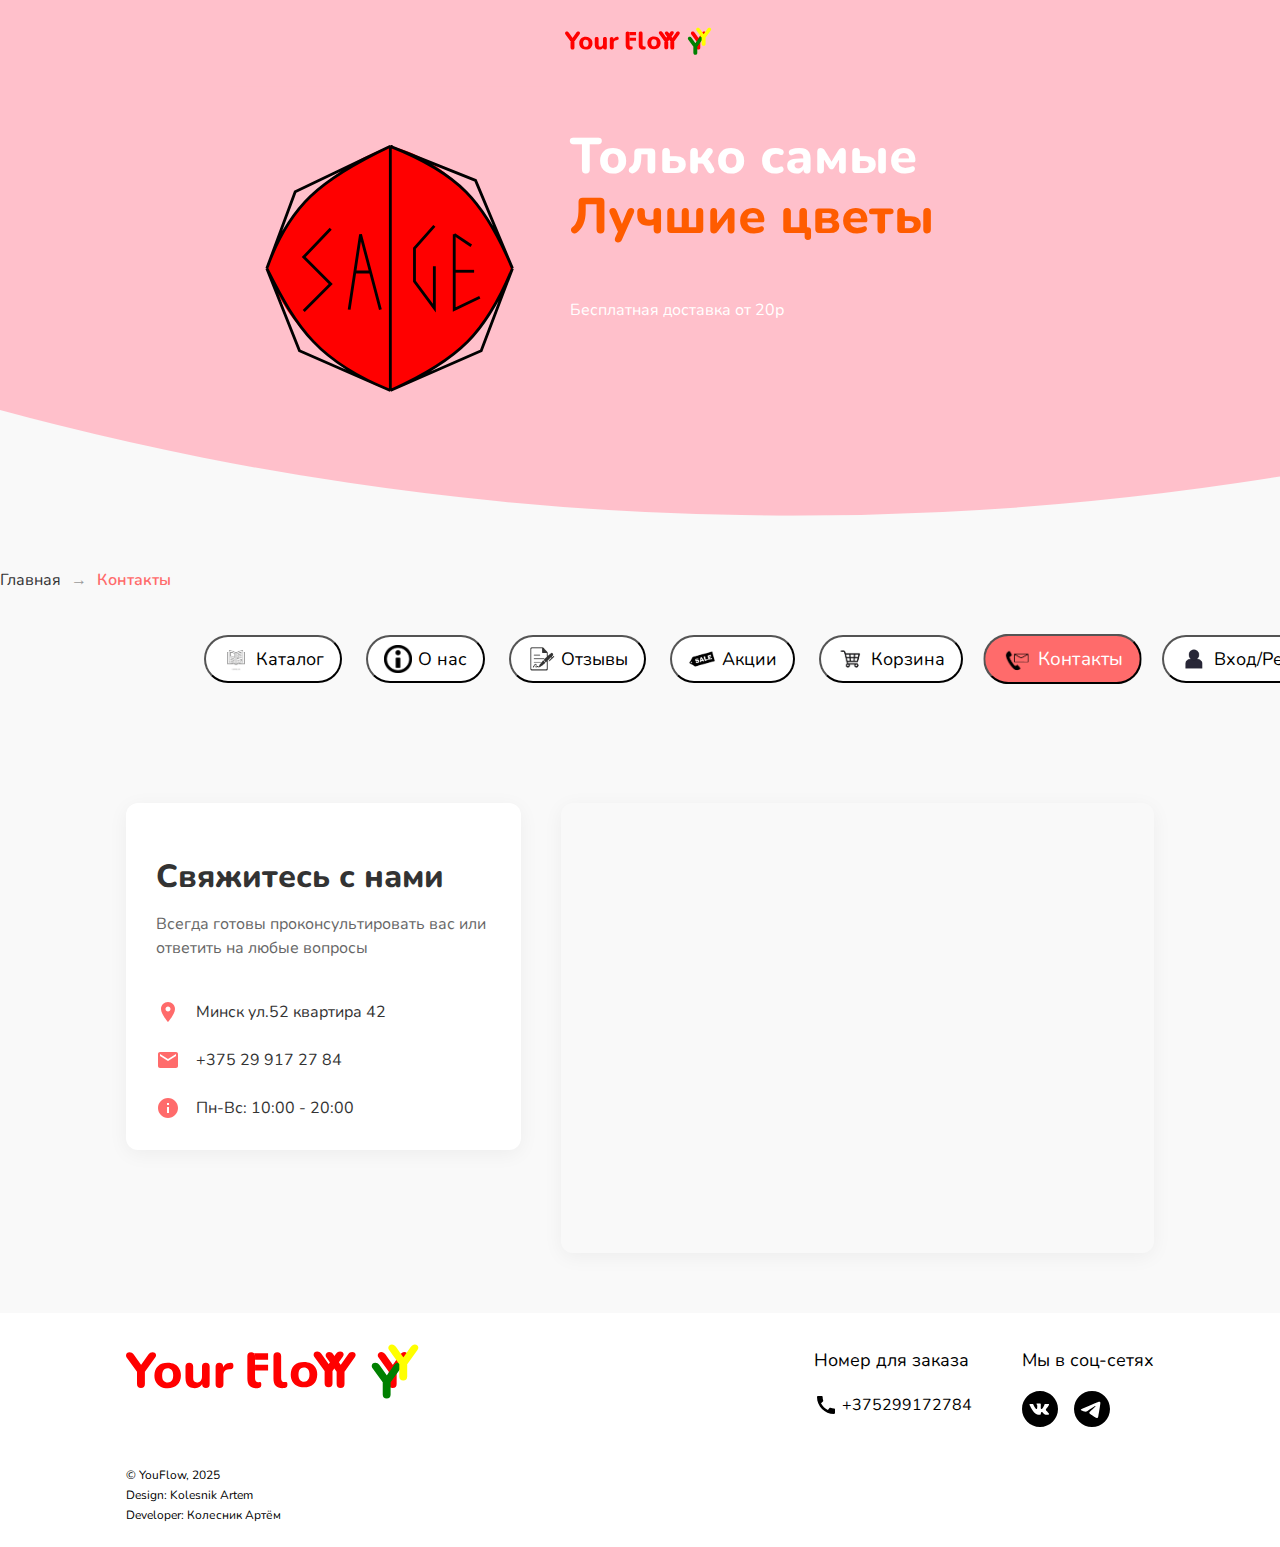
<file: contacts.html>
<!DOCTYPE html>
<html lang="ru">
<head>
    <meta charset="UTF-8">
    <meta http-equiv="X-UA-Compatible" content="IE=edge">
    <meta name="viewport" content="width=device-width, initial-scale=1.0">
    <title>Sage - Контакты</title>
    <link rel="icon" type="image/png" href="icon/sage.png" sizes="96x96" />
    <link rel="manifest" href="/site.webmanifest" />
    <meta name="theme-color" content="#ffffff">
    <link rel="stylesheet" href="css/index.css">
    <link rel="stylesheet" href="css/contacts.css">
    <link rel="stylesheet" href="css/mobile-menu.css">
    <link rel="preload" href="fonts/nunito-v26-cyrillic_latin-regular.woff2" as="font" crossorigin>
    <link rel="preload" href="fonts/nunito-v26-cyrillic_latin-600.woff2" as="font" crossorigin>
    <link rel="preload" href="fonts/nunito-v26-cyrillic_latin-800.woff2" as="font" crossorigin>
</head>
<body>
    <header class="header">
        <div class="container header_container">
            <svg class="header_logo" viewBox="0 0 199 44" role="img" aria-label="Логотип Sage">
                <use href="img/sprite.svg#logo">
            </svg>
            <div class="header_title-container">
                <h1 class="header_title">
                    <span class="header_title-text">Только самые</span>
                    <span class="header_title-text header_title-text_red">Лучшие цветы</span>
                </h1>
                <div class="p header_appeal">Бесплатная доставка от 20р</div>
            </div>
        </div>
    </header>
    <main>
        <section class="litle__container">
            <div class="first"><a href="index.html">Главная</a></div>
            <div class="second">→</div>
            <div class="three">Контакты</div>
        </section>

        <nav class="navigation">
            <div class="container navigation_container">
                <input type="checkbox" id="burger-toggle" class="burger-toggle">
                <label for="burger-toggle" class="burger-button">
                    <span class="burger-line"></span>
                    <span class="burger-line"></span>
                    <span class="burger-line"></span>
                </label>
                <div class="navigation_wrapper">
                    <ul class="navigation_list">
                        <li class="naavigation_item">
                            <a href="index.html"><button class="navigation_button navigation_button_catalog">Каталог</button></a>
                        </li>
                        <li class="naavigation_item">
                            <a href="about.html"><button class="navigation_button navigation_button_aboutus">О нас</button></a>
                        </li>
                        <li class="naavigation_item">
                            <a href="comments.html"><button class="navigation_button navigation_button_comments">Отзывы</button></a>
                        </li>
                        <li class="naavigation_item">
                            <a href="index.html#sales"><button class="navigation_button navigation_button_superdeal">Акции</button></a>
                        </li>
                        <li class="naavigation_item">
                            <a href="cart.html"><button class="navigation_button navigation_button_buy">Корзина</button></a>
                        </li>
                        <li class="naavigation_item">
                            <a href="contacts.html"><button class="navigation_button navigation_button_contacts navigation_button_active">Контакты</button></a>
                        </li>
                        <li class="naavigation_item">
                            <a href="enter.html"><button class="navigation_button navigation_button_enter">Вход/Регистрация</button></a>
                        </li>
                    </ul>
                </div>
            </div>
        </nav>

        <section class="contacts">
            <div class="container">
                <div class="contacts-grid">
                    <div class="contacts-info">
                        <h2>Свяжитесь с нами</h2>
                        <p class="contacts-description">Всегда готовы проконсультировать вас или ответить на любые вопросы</p>
                        
                        <div class="contact-item">
                            <svg class="contact-icon" width="24" height="24" viewBox="0 0 24 24" fill="none">
                                <path d="M12 2C8.13 2 5 5.13 5 9c0 5.25 7 13 7 13s7-7.75 7-13c0-3.87-3.13-7-7-7zM12 11.5c-1.38 0-2.5-1.12-2.5-2.5s1.12-2.5 2.5-2.5 2.5 1.12 2.5 2.5-1.12 2.5-2.5 2.5z" fill="#ff6b6b"/>
                            </svg>
                            <p>Минск ул.52 квартира 42 </p>
                        </div>

                        <div class="contact-item">
                            <svg class="contact-icon" width="24" height="24" viewBox="0 0 24 24" fill="none">
                                <path d="M20 4H4c-1.1 0-1.99.9-1.99 2L2 18c0 1.1.9 2 2 2h16c1.1 0 2-.9 2-2V6c0-1.1-.9-2-2-2zm0 4l-8 5-8-5V6l8 5 8-5v2z" fill="#ff6b6b"/>
                            </svg>
                            <p>+375 29 917 27 84</p>
                        </div>

                        <div class="contact-item">
                            <svg class="contact-icon" width="24" height="24" viewBox="0 0 24 24" fill="none">
                                <path d="M12 2C6.48 2 2 6.48 2 12s4.48 10 10 10 10-4.48 10-10S17.52 2 12 2zm1 15h-2v-6h2v6zm0-8h-2V7h2v2z" fill="#ff6b6b"/>
                            </svg>
                            <p>Пн-Вс: 10:00 - 20:00</p>
                        </div>
                    </div>
                    <div class="contacts-map">
                        <iframe src="https://www.google.com/maps/embed?pb=!1m18!1m12!1m3!1d2350.123456789!2d27.5678!3d53.9012!2m3!1f0!2f0!3f0!3m2!1i1024!2i768!4f13.1!3m3!1m2!1s0x0%3A0x0!2zNTPCsDU0JzA0LjMiTiAyN8KwMzQnMDQuMSJF!5e0!3m2!1sru!2sby!4v1635789245693!5m2!1sru!2sby" 
                            width="100%" 
                            height="450" 
                            style="border:0;" 
                            allowfullscreen="" 
                            loading="lazy">
                        </iframe>
                    </div>
                </div>
            </div>
        </section>
    </main>

    <footer class="footer">
        <div class="container">
            <div class="footer__content">
                <svg class="footer__logo" viewBox="0 0 199 44" role="img" aria-label="Логотип Sage">
                    <use href="img/sprite.svg#logo">
                </svg>
                <address class="footer__address">
                    <div class="footer__contact">
                        <h2 class="footer__title">Номер для заказа</h2>
                        <a class="footer__link-phone" href="tel:+375299172784">
                            <svg width="24" height="24" viewBox="0 0 24 24" fill="black"
                                xmlns="http://www.w3.org/2000/svg">
                                <path d="M20.01 15.38C18.78 15.38 17.59 15.18 16.48 14.82C16.13 14.7 15.74 14.79 15.47 15.06L13.9 17.03C11.07 15.68 8.42 13.13 7.01 10.2L8.96 8.54C9.23 8.26 9.31 7.87 9.2 7.52C8.83 6.41 8.64 5.22 8.64 3.99C8.64 3.45 8.19 3 7.65 3H4.19C3.65 3 3 3.24 3 3.99C3 13.28 10.73 21 20.01 21C20.72 21 21 20.37 21 19.82V16.37C21 15.83 20.55 15.38 20.01 15.38Z" fill="black"/>
                            </svg>
                            <span>+375299172784</span>
                        </a>
                    </div>
                    <div class="footer__contact">
                        <h2 class="footer__title footer__title_sn">Мы в соц-сетях</h2>
                        <ul class="footer__list">
                            <li class="footer__list-item">
                                <a href="#" class="footer__link-sn" aria-label="группа VK">
                                    <svg width="36" height="36" viewBox="0 0 36 36" fill="black">
                                        <path d="M18 0C8.05875 0 0 8.05875 0 18C0 27.9412 8.05875 36 18 36C27.9412 36 36 27.9412 36 18C36 8.05875 27.9412 0 18 0ZM24.9225 20.3081C24.9225 20.3081 26.5144 21.8794 26.9062 22.6087C26.9175 22.6237 26.9231 22.6387 26.9269 22.6462C27.0862 22.9144 27.1237 23.1225 27.045 23.2781C26.9137 23.5369 26.4637 23.6644 26.31 23.6756H23.4975C23.3025 23.6756 22.8937 23.625 22.3987 23.2837C22.0181 23.0175 21.6431 22.5806 21.2775 22.155C20.7319 21.5212 20.2594 20.9738 19.7831 20.9738C19.7226 20.9736 19.6625 20.9831 19.605 21.0019C19.245 21.1181 18.7838 21.6319 18.7838 23.0006C18.7838 23.4281 18.4462 23.6737 18.2081 23.6737H16.92C16.4812 23.6737 14.1956 23.52 12.1706 21.3844C9.69187 18.7687 7.46062 13.5225 7.44187 13.4737C7.30125 13.1344 7.59187 12.9525 7.90875 12.9525H10.7494C11.1281 12.9525 11.2519 13.1831 11.3381 13.3875C11.4394 13.6256 11.8106 14.5725 12.42 15.6375C13.4081 17.3737 14.0138 18.0787 14.4994 18.0787C14.5904 18.0777 14.6799 18.0545 14.76 18.0112C15.3937 17.6587 15.2756 15.3994 15.2475 14.9306C15.2475 14.8425 15.2456 13.92 14.9212 13.4775C14.6887 13.1569 14.2931 13.035 14.0531 12.99C14.1503 12.856 14.2782 12.7473 14.4262 12.6731C14.8612 12.4556 15.645 12.4237 16.4231 12.4237H16.8563C17.7 12.435 17.9175 12.4894 18.2231 12.5662C18.8419 12.7144 18.855 13.1137 18.8006 14.4806C18.7838 14.8687 18.7669 15.3075 18.7669 15.825C18.7669 15.9375 18.7612 16.0575 18.7612 16.185C18.7425 16.8806 18.72 17.67 19.2112 17.9944C19.2753 18.0346 19.3494 18.056 19.425 18.0562C19.5956 18.0562 20.1094 18.0562 21.5006 15.6694C21.9297 14.9011 22.3025 14.1028 22.6162 13.2806C22.6444 13.2319 22.7269 13.0819 22.8244 13.0237C22.8963 12.9871 22.9761 12.9684 23.0569 12.9694H26.3962C26.76 12.9694 27.0094 13.0237 27.0562 13.1644C27.1387 13.3875 27.0412 14.0681 25.5169 16.1325L24.8362 17.0306C23.4544 18.8419 23.4544 18.9338 24.9225 20.3081Z"/>
                                    </svg>
                                </a>
                            </li>
                            <li class="footer__list-item">
                                <a href="#" class="footer__link-sn" aria-label="группа в Телеграмм">
                                    <svg width="36" height="36" viewBox="0 0 36 36" fill="black">
                                        <path d="M36 18C36 22.7739 34.1036 27.3523 30.7279 30.7279C27.3523 34.1036 22.7739 36 18 36C13.2261 36 8.64773 34.1036 5.27208 30.7279C1.89642 27.3523 0 22.7739 0 18C0 13.2261 1.89642 8.64773 5.27208 5.27208C8.64773 1.89642 13.2261 0 18 0C22.7739 0 27.3523 1.89642 30.7279 5.27208C34.1036 8.64773 36 13.2261 36 18ZM18.6458 13.2885C16.8952 14.0175 13.3942 15.525 8.14725 17.811C7.29675 18.1485 6.849 18.4815 6.8085 18.8055C6.741 19.3522 7.42725 19.5683 8.361 19.863L8.75475 19.9868C9.67275 20.286 10.9102 20.6348 11.5515 20.6483C12.1365 20.6618 12.7867 20.4233 13.5045 19.9283C18.4072 16.6185 20.9385 14.9467 21.096 14.9107C21.2085 14.8837 21.366 14.8523 21.4695 14.9468C21.5752 15.039 21.564 15.2168 21.5528 15.264C21.4853 15.5542 18.792 18.0562 17.3993 19.3522C16.965 19.7572 16.6567 20.043 16.5938 20.1082C16.455 20.25 16.314 20.3895 16.1707 20.5268C15.3157 21.3503 14.6768 21.9668 16.2045 22.9748C16.9403 23.4608 17.5298 23.859 18.117 24.2595C18.756 24.696 19.395 25.1303 20.223 25.6748C20.4322 25.8098 20.6348 25.956 20.8305 26.0955C21.5753 26.6265 22.248 27.1035 23.0737 27.027C23.5553 26.982 24.0525 26.532 24.3045 25.182C24.9007 21.9938 26.073 15.0885 26.343 12.2423C26.3595 12.0056 26.3497 11.7679 26.3137 11.5335C26.2926 11.3443 26.201 11.17 26.0573 11.0452C25.8525 10.9039 25.6085 10.8307 25.3597 10.836C24.6847 10.8472 23.643 11.2095 18.6458 13.2885Z"/>
                                    </svg>
                                </a>
                            </li>
                        </ul>
                    </div>
                </address>
                <div class="footer__development">
                    <p class="footer__copyright">© YouFlow, 2025</p>
                    <p>Design: <a href="#">Kolesnik Artem</a></p>
                    <p>Developer: <a href="mailto: kolesnikanatolij42@gmail.com">Колесник Артём</a></p>
                </div>
            </div>
        </div>
    </footer>
</body>
</html>
</file>
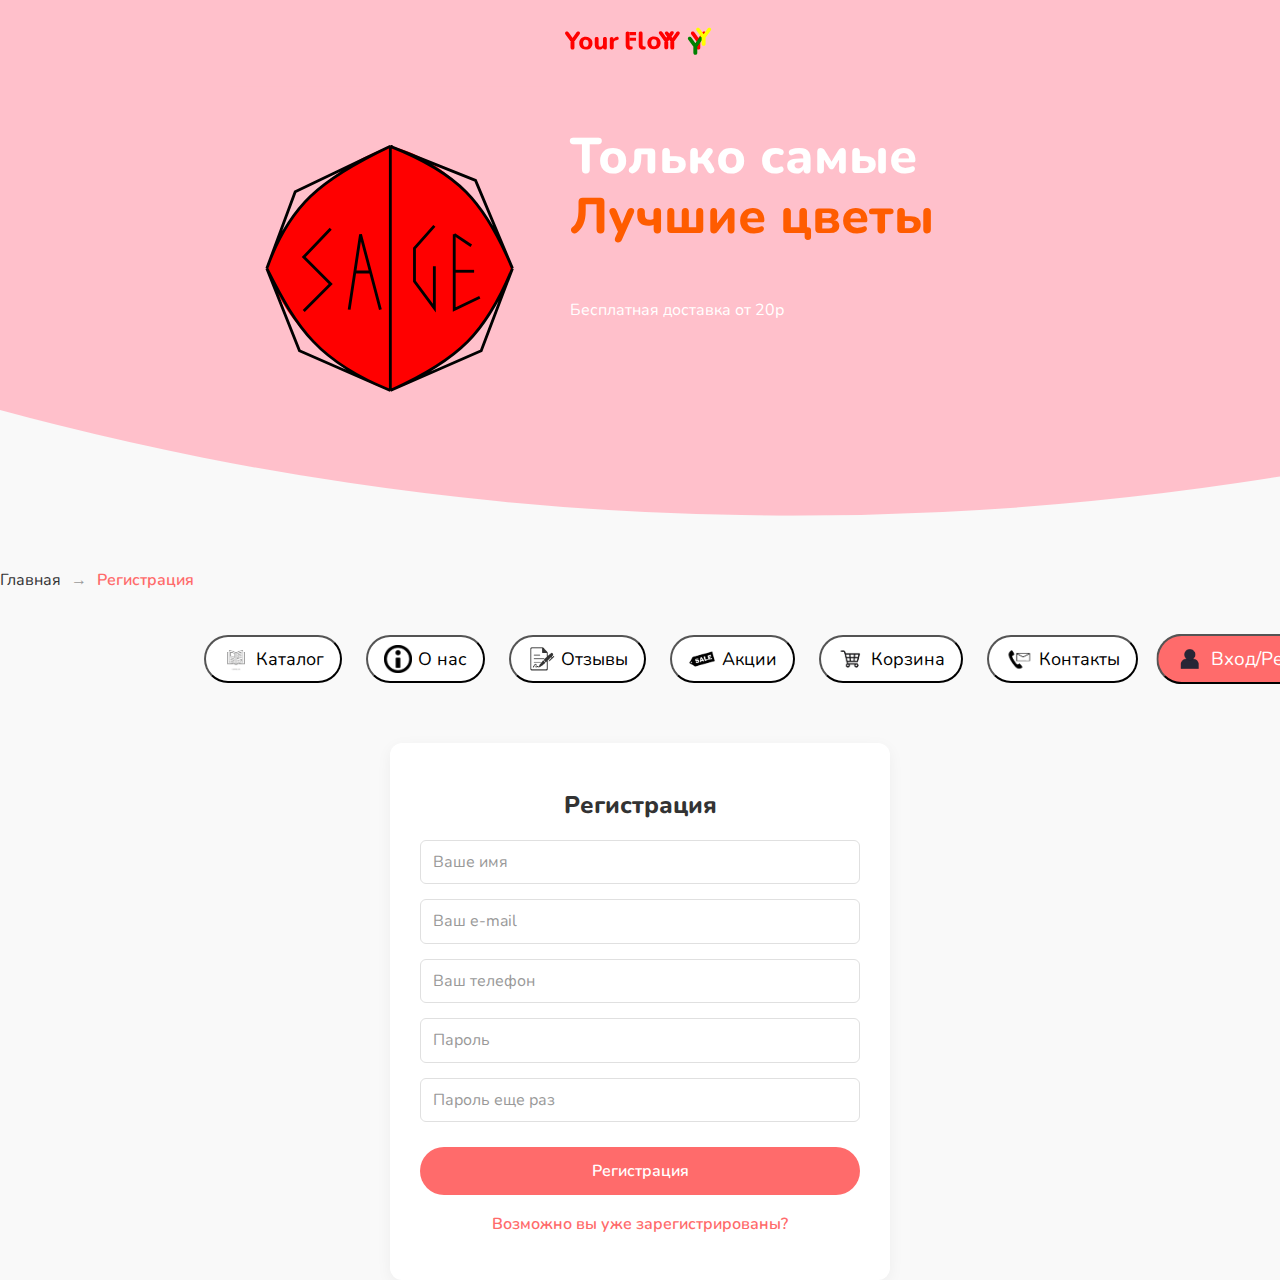
<file: enter.html>
<!DOCTYPE html>
<html lang="en">
<head>
    <meta charset="UTF-8">
    <link rel="stylesheet" href="css/enter.css">
    <link rel="stylesheet" href="css/index.css">
    <link rel="stylesheet" href="css/mobile-menu.css">
    <meta name="viewport" content="width=device-width, initial-scale=1.0">
    <link rel="icon" type="image/png" href="icon/sage.png" sizes="96x96" />
    <link rel="manifest" href="/site.webmanifest" />
    <meta name="theme-color" content="#ffffff">
    <title>Регистрация - Sage</title>
</head>
<body>
 

<header class="header">
    <div class="container header_container">
        <svg class="header_logo" viewBox="0 0 199 44" role="img" aria-label="Логотип Sage">
            <use href="img/sprite.svg#logo">
        </svg>
        <div class="header_title-container">
            <h1 class="header_title">
                <span class="header_title-text">Только самые</span>
                <span class="header_title-text header_title-text_red">Лучшие цветы</span>
            </h1>
            <div class="p header_appeal">Бесплатная доставка от 20р</div>
        </div>
    </div>
   
</header>
<section class="litle__container">
    <div class="first"><a href="index.html">Главная</a></div>
    <div class="second">→</div>
    <div class="three">Регистрация</div>
</section>

<nav class="navigation">
    <div class="container navigation_container">
        <input type="checkbox" id="burger-toggle" class="burger-toggle">
        <label for="burger-toggle" class="burger-button">
            <span class="burger-line"></span>
            <span class="burger-line"></span>
            <span class="burger-line"></span>
        </label>
        <div class="navigation_wrapper">
            <ul class="navigation_list">
                <li class="naavigation_item">
                    <a href="index.html"><button class="navigation_button navigation_button_catalog">Каталог</button></a>
                </li>
                <li class="naavigation_item">
                    <a href="about.html"><button class="navigation_button navigation_button_aboutus">О нас</button></a>
                </li>
                <li class="naavigation_item">
                    <a href="comments.html"><button class="navigation_button navigation_button_comments">Отзывы</button></a>
                </li>
                <li class="naavigation_item">
                    <a href="index.html#sales"><button class="navigation_button navigation_button_superdeal">Акции</button></a>
                </li>
                <li class="naavigation_item">
                    <a href="cart.html"><button class="navigation_button navigation_button_buy">Корзина</button></a>
                </li>
                <li class="naavigation_item">
                    <a href="contacts.html"><button class="navigation_button navigation_button_contacts">Контакты</button></a>
                </li>
                <li class="naavigation_item">
                    <a href="enter.html"><button class="navigation_button navigation_button_enter navigation_button_active">Вход/Регистрация</button></a>
                </li>
            </ul>
        </div>
    </div>
</nav>

<form id="registrationForm" class="form" action="" method="post">
    <h2>Регистрация</h2>
    <input class="input" type="text" placeholder="Ваше имя" required>
    <input class="input" type="email" placeholder="Ваш e-mail" required>
    <input class="input" type="tel" placeholder="Ваш телефон" required>
    <input class="input" type="password" placeholder="Пароль" required>
    <input class="input" type="password" placeholder="Пароль еще раз" required>
    <button class="btn" type="submit">Регистрация</button>
    <a href="enter1.html"><h3>Возможно вы уже зарегистрированы?</h3></a>
</form>
<script>
   document.getElementById('registrationForm').addEventListener('submit', function(e) {
    e.preventDefault(); 
    const password = this.querySelector('input[type="password"]').value;
    const confirmPassword = this.querySelectorAll('input[type="password"]')[1].value;
    if (password !== confirmPassword) {
        alert('Пароли не совпадают!');
        return;
    }
    localStorage.setItem('name', this.querySelector('input[type="text"]').value);
    localStorage.setItem('email', this.querySelector('input[type="email"]').value);
    localStorage.setItem('phone', this.querySelector('input[type="tel"]').value);
    localStorage.setItem('password', password); 
    alert('Регистрация успешна!');
    window.location.href = "index.html"; 
});

</script>
</body>
</html>
</file>
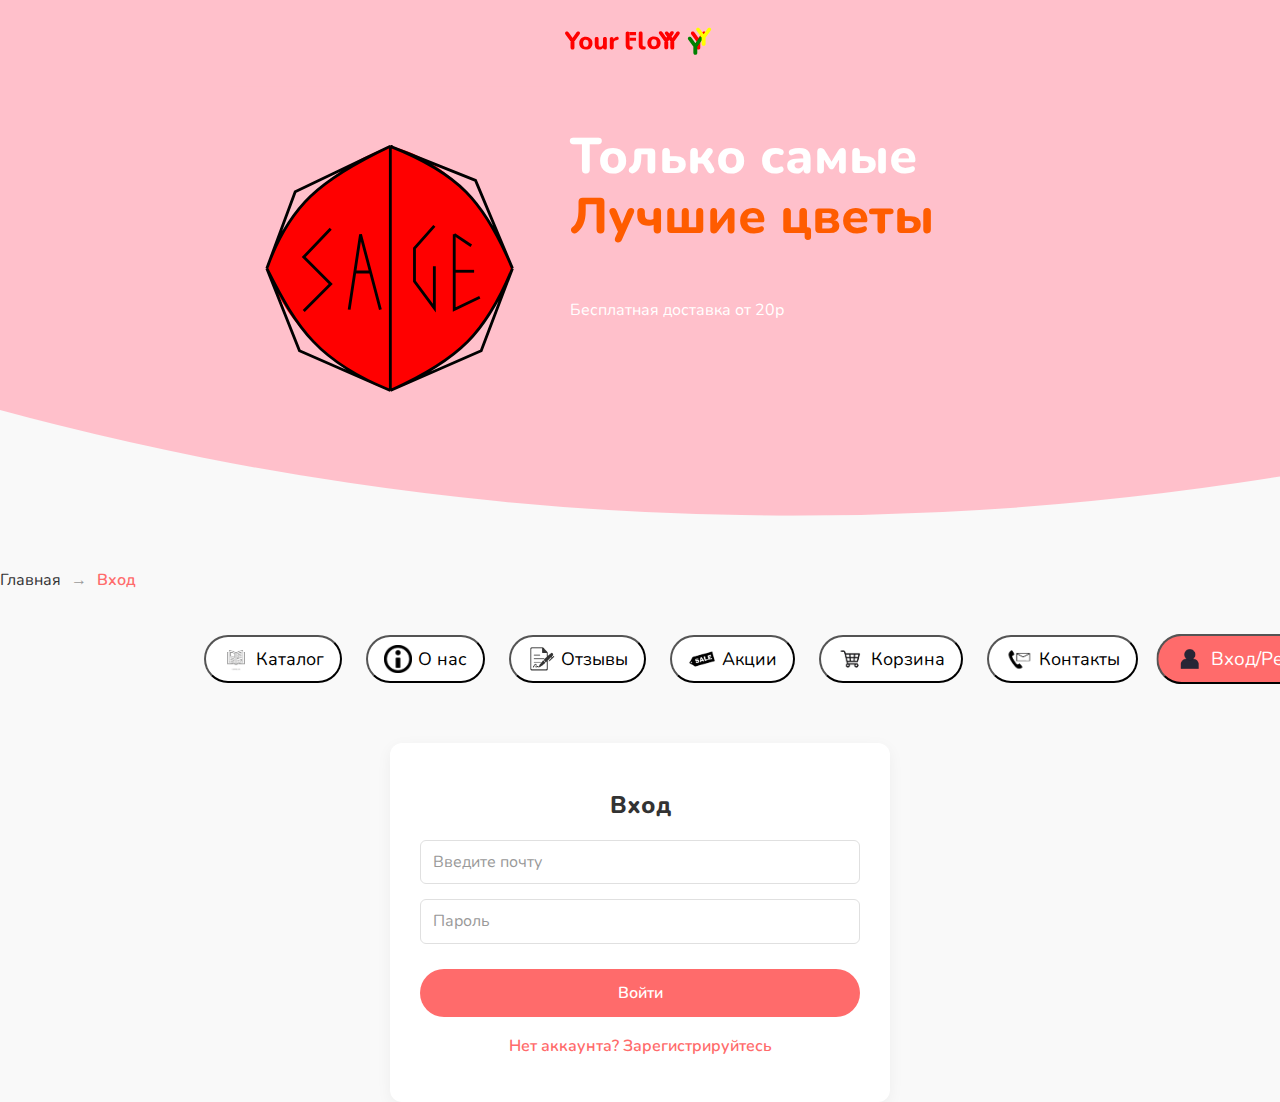
<file: enter1.html>
<!DOCTYPE html>
<html lang="en">
<head>
    <meta charset="UTF-8">
    <link rel="stylesheet" href="css/enter.css">
    <link rel="stylesheet" href="css/index.css">
    <link rel="stylesheet" href="css/mobile-menu.css">
    <meta name="viewport" content="width=device-width, initial-scale=1.0">
    <link rel="icon" type="image/png" href="icon/sage.png" sizes="96x96" />
    <link rel="manifest" href="/site.webmanifest" />
    <meta name="theme-color" content="#ffffff">
    <title>Вход - Sage</title>
</head>
<body>

<header class="header">
    <div class="container header_container">
        <svg class="header_logo" viewBox="0 0 199 44" role="img" aria-label="Логотип Sage">
            <use href="img/sprite.svg#logo">
        </svg>
        <div class="header_title-container">
            <h1 class="header_title">
                <span class="header_title-text">Только самые</span>
                <span class="header_title-text header_title-text_red">Лучшие цветы</span>
            </h1>
            <div class="p header_appeal">Бесплатная доставка от 20р</div>
        </div>
    </div>
   
</header>
<section class="litle__container">
    <div class="first"><a href="index.html">Главная</a></div>
    <div class="second">→</div>
    <div class="three">Вход</div>
</section>

<nav class="navigation">
    <div class="container navigation_container">
        <input type="checkbox" id="burger-toggle" class="burger-toggle">
        <label for="burger-toggle" class="burger-button">
            <span class="burger-line"></span>
            <span class="burger-line"></span>
            <span class="burger-line"></span>
        </label>
        <div class="navigation_wrapper">
            <ul class="navigation_list">
                <li class="naavigation_item">
                    <a href="index.html"><button class="navigation_button navigation_button_catalog">Каталог</button></a>
                </li>
                <li class="naavigation_item">
                    <a href="about.html"><button class="navigation_button navigation_button_aboutus">О нас</button></a>
                </li>
                <li class="naavigation_item">
                    <a href="comments.html"><button class="navigation_button navigation_button_comments">Отзывы</button></a>
                </li>
                <li class="naavigation_item">
                    <a href="index.html#sales"><button class="navigation_button navigation_button_superdeal">Акции</button></a>
                </li>
                <li class="naavigation_item">
                    <a href="cart.html"><button class="navigation_button navigation_button_buy">Корзина</button></a>
                </li>
                <li class="naavigation_item">
                    <a href="contacts.html"><button class="navigation_button navigation_button_contacts">Контакты</button></a>
                </li>
                <li class="naavigation_item">
                    <a href="enter.html"><button class="navigation_button navigation_button_enter navigation_button_active">Вход/Регистрация</button></a>
                </li>
            </ul>
        </div>
    </div>
</nav>

<form id="loginForm" class="form" action="" method="post">
    <h2>Вход</h2>
    <input class="input" type="text" placeholder="Введите почту" required>
    <input class="input" type="password" placeholder="Пароль" required>
    <button class="btn" type="submit">Войти</button>
    <a href="enter.html"><h3>Нет аккаунта? Зарегистрируйтесь</h3></a>
</form>
<script>
    document.getElementById('loginForm').addEventListener('submit', function(e) {
        e.preventDefault(); 
        const userData = JSON.parse(localStorage.getItem('userData'));
        const email = this.querySelector('input[type="text"]').value;
        const password = this.querySelector('input[type="password"]').value;
        if (userData && userData.email === email && userData.password === password) {
            alert('Вход успешен!');
            window.location.href = "index.html"; 
        } else {
            alert('Неправильная почта или пароль');
        }
    });
</script>
</body>
</html>
</file>
<file: css/about.css>
.about-hero {
  background: linear-gradient(135deg, #ff6b6b 0%, #ff8e8e 100%);
  padding: 80px 0;
  text-align: center;
  color: white;
  margin-bottom: 60px;
}
@media (max-width: 768px) {
  .about-hero {
    padding: 60px 0;
  }
}

.about-title {
  font-size: 48px;
  font-weight: 800;
  margin-bottom: 20px;
  font-family: "Nunito", sans-serif;
}
@media (max-width: 768px) {
  .about-title {
    font-size: 36px;
  }
}

.about-subtutle {
  font-size: 24px;
  font-weight: 600;
  opacity: 0.9;
  font-family: "Nunito", sans-serif;
}
@media (max-width: 768px) {
  .about-subtutle {
    font-size: 20px;
  }
}

.about-content {
  padding: 0 20px 80px;
}

.about-grid {
  display: grid;
  grid-template-columns: 1fr 1fr;
  gap: 60px;
  margin-bottom: 80px;
  align-items: center;
}
@media (max-width: 1024px) {
  .about-grid {
    grid-template-columns: 1fr;
    gap: 40px;
  }
}

.about-image {
  position: relative;
  border-radius: 20px;
  overflow: hidden;
  box-shadow: 0 10px 30px rgba(0, 0, 0, 0.1);
}
.about-image:hover .about-img {
  transform: scale(1.05);
}

.about-img {
  width: 100%;
  height: 400px;
  -o-object-fit: cover;
     object-fit: cover;
  transition: transform 0.3s ease;
}

.about-text h3 {
  font-size: 32px;
  font-weight: 700;
  margin-bottom: 30px;
  color: #333;
  font-family: "Nunito", sans-serif;
}
.about-text p {
  font-size: 18px;
  line-height: 1.6;
  color: #666;
  margin-bottom: 20px;
  font-family: "Nunito", sans-serif;
}

.about-values {
  margin-bottom: 80px;
}
.about-values h3 {
  font-size: 32px;
  font-weight: 700;
  text-align: center;
  margin-bottom: 40px;
  color: #333;
  font-family: "Nunito", sans-serif;
}

.values-grid {
  display: grid;
  grid-template-columns: repeat(4, 1fr);
  gap: 30px;
}
@media (max-width: 1024px) {
  .values-grid {
    grid-template-columns: repeat(2, 1fr);
  }
}
@media (max-width: 768px) {
  .values-grid {
    grid-template-columns: 1fr;
  }
}

.value-card {
  background: white;
  padding: 30px;
  border-radius: 15px;
  text-align: center;
  box-shadow: 0 5px 15px rgba(0, 0, 0, 0.05);
  transition: transform 0.3s ease, box-shadow 0.3s ease;
}
.value-card:hover {
  transform: translateY(-5px);
  box-shadow: 0 8px 25px rgba(0, 0, 0, 0.1);
}
.value-card h4 {
  font-size: 20px;
  font-weight: 700;
  margin-bottom: 15px;
  color: #333;
  font-family: "Nunito", sans-serif;
}
.value-card p {
  font-size: 16px;
  line-height: 1.5;
  color: #666;
  font-family: "Nunito", sans-serif;
}

.value-icon {
  width: 40px;
  height: 40px;
  margin-bottom: 20px;
  display: flex;
  align-items: center;
  justify-content: center;
  flex-shrink: 0;
  margin-left: auto;
  margin-right: auto;
}

.about-team {
  margin-bottom: 80px;
}
.about-team h3 {
  font-size: 32px;
  font-weight: 700;
  text-align: center;
  margin-bottom: 40px;
  color: #333;
  font-family: "Nunito", sans-serif;
}

.team-grid {
  display: grid;
  grid-template-columns: repeat(3, 1fr);
  gap: 30px;
}
@media (max-width: 1024px) {
  .team-grid {
    grid-template-columns: repeat(2, 1fr);
  }
}
@media (max-width: 768px) {
  .team-grid {
    grid-template-columns: 1fr;
  }
}

.team-card {
  background: white;
  border-radius: 15px;
  overflow: hidden;
  box-shadow: 0 5px 15px rgba(0, 0, 0, 0.05);
  transition: transform 0.3s ease, box-shadow 0.3s ease;
}
.team-card:hover {
  transform: translateY(-5px);
}
.team-card:hover .team-img {
  transform: scale(1.05);
}
.team-card h4 {
  font-size: 20px;
  font-weight: 700;
  margin: 20px 20px 10px;
  color: #333;
  font-family: "Nunito", sans-serif;
}
.team-card p {
  font-size: 16px;
  line-height: 1.5;
  color: #666;
  font-family: "Nunito", sans-serif;
  margin: 0 20px 20px;
}

.team-photo {
  width: 100%;
  height: 300px;
  overflow: hidden;
}

.team-img {
  width: 100%;
  height: 100%;
  -o-object-fit: cover;
     object-fit: cover;
  transition: transform 0.3s ease;
}

.about-cta {
  background: linear-gradient(135deg, #f8f9fa 0%, #e9ecef 100%);
  padding: 60px;
  border-radius: 20px;
  text-align: center;
}
@media (max-width: 768px) {
  .about-cta {
    padding: 40px 20px;
  }
}
.about-cta h3 {
  font-size: 32px;
  font-weight: 700;
  text-align: center;
  margin-bottom: 40px;
  color: #333;
  font-family: "Nunito", sans-serif;
  margin-bottom: 20px;
}
.about-cta p {
  font-size: 18px;
  line-height: 1.6;
  color: #666;
  margin-bottom: 30px;
  max-width: 600px;
  margin-left: auto;
  margin-right: auto;
  font-family: "Nunito", sans-serif;
}

.cta-button {
  display: inline-block;
  background: #ff6b6b;
  color: white;
  padding: 15px 40px;
  border-radius: 30px;
  font-size: 18px;
  font-weight: 600;
  text-decoration: none;
  transition: background-color 0.3s ease, transform 0.3s ease;
  font-family: "Nunito", sans-serif;
}
.cta-button:hover {
  background: #ff5252;
  transform: translateY(-2px);
}

.navigation_button_aboutus {
  background-color: #ff6b6b;
  color: white !important;
}

.litle__container {
  display: flex;
  align-items: center;
  padding: 20px;
  margin-bottom: 40px;
  font-family: "Nunito", sans-serif;
}
.litle__container a {
  color: #666;
  text-decoration: none;
  transition: color 0.3s ease;
}
.litle__container a:hover {
  color: #ff6b6b;
}
.litle__container .second {
  margin: 0 10px;
  color: #666;
}
.litle__container .three {
  color: #ff6b6b;
  font-weight: 600;
}

.about-image img {
  display: block;
  margin-left: auto;
  margin-right: auto;
}/*# sourceMappingURL=about.css.map */
</file>
<file: css/mobile-menu.css>
.burger-toggle {
  display: none;
}

@media (max-width: 767px) {
  .navigation_container {
    position: relative;
    padding: 0;
    width: 100%;
    box-sizing: border-box;
  }
  .burger-button {
    position: fixed;
    top: 20px;
    right: 20px;
    z-index: 1000;
    width: 30px;
    height: 20px;
    display: flex;
    flex-direction: column;
    justify-content: space-between;
    cursor: pointer;
    background: none;
    border: none;
  }
  .burger-line {
    width: 100%;
    height: 3px;
    background-color: #000000;
    transition: all 0.3s ease;
  }
  .navigation_wrapper {
    position: fixed;
    top: 0;
    left: 0;
    width: 100%;
    height: 100vh;
    background-color: #ffffff;
    transform: translateX(100%);
    transition: transform 0.3s ease;
    z-index: 999;
    box-sizing: border-box;
  }
  .navigation_list {
    display: flex;
    flex-direction: column;
    align-items: flex-start;
    padding: 20px;
    margin: 0;
    width: 100%;
    box-sizing: border-box;
  }
  .naavigation_item {
    width: 100%;
    margin: 0;
    padding: 0;
    box-sizing: border-box;
  }
  .navigation_button {
    display: block;
    border: none;
    padding: 15px 15px 15px;
    font-size: 18px;
    width: 90%;
    background: transparent;
    text-align: left;
    cursor: pointer;
    box-sizing: border-box;
    background-position: 15px center;
    background-repeat: no-repeat;
    background-size: 20px;
  }
  .navigation_button:hover {
    background-color: rgba(255, 192, 203, 0.2);
  }
  .navigation_button_active {
    background-color: #ff6b6b !important;
    color: white !important;
    transform: scale(1.05);
    z-index: 2;
  }
  .burger-toggle:checked ~ .navigation_wrapper {
    transform: translateX(0);
  }
  .burger-toggle:checked ~ .burger-button .burger-line:nth-child(1) {
    transform: rotate(45deg) translate(5px, 5px);
  }
  .burger-toggle:checked ~ .burger-button .burger-line:nth-child(2) {
    opacity: 0;
  }
  .burger-toggle:checked ~ .burger-button .burger-line:nth-child(3) {
    transform: rotate(-45deg) translate(5px, -5px);
  }
}/*# sourceMappingURL=mobile-menu.css.map */
</file>
<file: css/cart.css>
.cart {
  padding: 40px 0;
  box-sizing: border-box;
  font-family: "Nunito", sans-serif;
}
@media (max-width: 768px) {
  .cart {
    padding: 30px 0;
  }
}

.cart-grid {
  display: grid;
  grid-template-columns: 2fr 1fr;
  gap: 30px;
  align-items: start;
  box-sizing: border-box;
  font-family: "Nunito", sans-serif;
}
@media (max-width: 768px) {
  .cart-grid {
    grid-template-columns: 1fr;
    gap: 20px;
  }
}

.cart-items {
  background-color: #fff;
  border-radius: 12px;
  padding: 20px;
  box-shadow: 0 4px 15px rgba(0, 0, 0, 0.05);
  box-sizing: border-box;
  font-family: "Nunito", sans-serif;
}
.cart-items h2 {
  font-size: 24px;
  font-weight: 700;
  color: #333;
  box-sizing: border-box;
  font-family: "Nunito", sans-serif;
  margin-bottom: 20px;
}

.cart-item {
  display: grid;
  grid-template-columns: auto 1fr auto;
  gap: 15px;
  align-items: center;
  padding: 15px 0;
  border-bottom: 1px solid #f0f0f0;
  box-sizing: border-box;
  font-family: "Nunito", sans-serif;
}
.cart-item:last-child {
  border-bottom: none;
}
@media (max-width: 768px) {
  .cart-item {
    grid-template-columns: auto 1fr auto;
    grid-template-rows: auto auto;
    gap: 10px;
  }
}

.cart-item-image {
  width: 80px;
  height: 80px;
  -o-object-fit: cover;
     object-fit: cover;
  border-radius: 8px;
  box-sizing: border-box;
  font-family: "Nunito", sans-serif;
}

.cart-item-info {
  box-sizing: border-box;
  font-family: "Nunito", sans-serif;
}
.cart-item-info h3 {
  font-size: 16px;
  font-weight: 600;
  color: #333;
  box-sizing: border-box;
  font-family: "Nunito", sans-serif;
  margin-bottom: 5px;
}

.cart-item-price {
  font-size: 16px;
  font-weight: 600;
  color: #333;
  box-sizing: border-box;
  font-family: "Nunito", sans-serif;
}
@media (max-width: 768px) {
  .cart-item-price {
    grid-column: 3;
    grid-row: 1;
  }
}

.cart-summary {
  background-color: #fff;
  border-radius: 12px;
  padding: 20px;
  box-shadow: 0 4px 15px rgba(0, 0, 0, 0.05);
  box-sizing: border-box;
  font-family: "Nunito", sans-serif;
  position: sticky;
  top: 20px;
}
.cart-summary h3 {
  font-size: 20px;
  font-weight: 700;
  color: #333;
  box-sizing: border-box;
  font-family: "Nunito", sans-serif;
  margin-bottom: 20px;
}

.summary-item {
  display: flex;
  justify-content: space-between;
  font-size: 16px;
  font-weight: 400;
  color: #666;
  box-sizing: border-box;
  font-family: "Nunito", sans-serif;
  margin-bottom: 15px;
}

.summary-total {
  display: flex;
  justify-content: space-between;
  font-size: 18px;
  font-weight: 700;
  color: #333;
  box-sizing: border-box;
  font-family: "Nunito", sans-serif;
  margin: 20px 0;
  padding-top: 15px;
  border-top: 1px solid #f0f0f0;
}

.checkout-button {
  width: 100%;
  background-color: #ff6b6b;
  color: white;
  border: none;
  border-radius: 30px;
  padding: 15px;
  cursor: pointer;
  transition: background-color 0.3s, transform 0.3s;
  font-size: 16px;
  font-weight: 600;
  font-family: "Nunito", sans-serif;
  box-sizing: border-box;
}
.checkout-button:hover {
  background-color: #ff5252;
  transform: translateY(-2px);
}

.litle__container {
  display: flex;
  align-items: center;
  padding: 15px 0;
  margin-bottom: 20px;
  box-sizing: border-box;
  font-family: "Nunito", sans-serif;
}
@media (max-width: 768px) {
  .litle__container {
    padding: 10px 0;
    font-size: 14px;
  }
}
.litle__container .first a {
  color: #333;
  text-decoration: none;
  font-weight: 500;
  transition: color 0.3s ease;
  box-sizing: border-box;
  font-family: "Nunito", sans-serif;
}
.litle__container .first a:hover {
  color: #ff6b6b;
}
.litle__container .second {
  margin: 0 10px;
  color: #999;
}
.litle__container .three {
  color: #ff6b6b;
  font-weight: 600;
}

.navigation_button_buy.navigation_button_active {
  background-color: #ff6b6b;
  color: white !important;
  box-sizing: border-box;
  font-family: "Nunito", sans-serif;
}/*# sourceMappingURL=cart.css.map */
</file>
<file: css/contacts.css>
.contacts {
  padding: 60px 0;
  font-family: "Nunito", sans-serif;
}
@media (max-width: 1024px) {
  .contacts {
    padding: 40px 0;
  }
}
@media (max-width: 768) {
  .contacts {
    padding: 30px 0;
  }
}

.contacts-grid {
  display: grid;
  grid-template-columns: 1fr 1.5fr;
  gap: 40px;
  align-items: start;
}
@media (max-width: 1024px) {
  .contacts-grid {
    grid-template-columns: 1fr;
    gap: 30px;
  }
}

.contacts-info {
  padding: 30px;
  background-color: #fff;
  border-radius: 12px;
  box-shadow: 0 4px 20px rgba(0, 0, 0, 0.05);
}
@media (max-width: 1024px) {
  .contacts-info {
    padding: 24px;
  }
}
.contacts-info h2 {
  font-size: 32px;
  font-weight: 700;
  color: #333;
  margin-bottom: 16px;
  font-family: "Nunito", sans-serif;
}
@media (max-width: 1024px) {
  .contacts-info h2 {
    font-size: 28px;
  }
}
@media (max-width: 768px) {
  .contacts-info h2 {
    font-size: 24px;
  }
}

.contacts-description {
  color: #666;
  margin-bottom: 40px;
  font-size: 16px;
  line-height: 1.5;
  font-family: "Nunito";
}

.contact-item {
  display: flex;
  align-items: center;
  margin-bottom: 24px;
  gap: 16px;
}
@media (max-width: 768px) {
  .contact-item {
    margin-bottom: 20px;
  }
}
.contact-item:last-child {
  margin-bottom: 0;
}
.contact-item p {
  font-size: 16px;
  color: #333;
  margin: 0;
  font-family: "Nunito", sans-serif;
}

.contact-icon {
  flex-shrink: 0;
}

.contacts-map {
  border-radius: 12px;
  overflow: hidden;
  box-shadow: 0 4px 20px rgba(0, 0, 0, 0.05);
}
.contacts-map iframe {
  display: block;
  width: 100%;
  height: 450px;
  border: none;
}/*# sourceMappingURL=contacts.css.map */
</file>
<file: css/enter.css>
.enter {
  padding: 40px 0;
  font-family: "Nunito", sans-serif;
}
@media (max-width: 768px) {
  .enter {
    padding: 30px 0;
  }
}

.enter-container {
  max-width: 1200px;
  margin: 0 auto;
  padding: 0 15px;
  box-sizing: border-box;
}

.enter-grid {
  display: grid;
  grid-template-columns: 1fr 1fr;
  gap: 30px;
  align-items: start;
}
@media (max-width: 768px) {
  .enter-grid {
    grid-template-columns: 1fr 1fr;
    gap: 20px;
  }
}

.form {
  max-width: 500px;
  margin: 0 auto;
  background-color: #fff;
  border-radius: 12px;
  padding: 30px;
  box-shadow: 0 4px 15px rgba(0, 0, 0, 0.05);
  box-sizing: border-box;
}
.form h2 {
  font-size: 24px;
  font-weight: 700;
  color: #333;
  margin-bottom: 20px;
  font-family: "Nunito", sans-serif;
  text-align: center;
}
.form h3 {
  font-size: 16px;
  font-weight: 600;
  color: #ff6b6b;
  margin-top: 20px;
  text-align: center;
  font-family: "Nunito", sans-serif;
}

.input {
  width: 100%;
  padding: 12px;
  border: 1px solid #e0e0e0;
  border-radius: 6px;
  font-size: 16px;
  color: #333;
  font-family: "Nunito", sans-serif;
  box-sizing: border-box;
  transition: border-color 0.3s ease;
  margin-bottom: 15px;
}
.input:focus {
  outline: none;
  border-color: #ff6b6b;
}
.input::-moz-placeholder {
  color: #999;
}
.input::placeholder {
  color: #999;
}

.btn {
  width: 100%;
  background-color: #ff6b6b;
  color: white;
  border: none;
  border-radius: 30px;
  padding: 15px;
  font-size: 16px;
  font-weight: 600;
  cursor: pointer;
  transition: background-color 0.3s, transform 0.3s;
  font-family: "Nunito", sans-serif;
  box-sizing: border-box;
  margin-top: 10px;
}
.btn:hover {
  background-color: #ff5252;
  transform: translateY(-2px);
}

.enter-info {
  background-color: #fff;
  border-radius: 12px;
  padding: 30px;
  box-shadow: 0 4px 15px rgba(0, 0, 0, 0.05);
  box-sizing: border-box;
}
.enter-info h3 {
  font-size: 20px;
  font-weight: 700;
  color: #333;
  margin-bottom: 20px;
  font-family: "Nunito", sans-serif;
}
.enter-info p {
  font-size: 16px;
  color: #666;
  line-height: 1.6;
  margin-bottom: 15px;
  font-family: "Nunito", sans-serif;
}
.enter-info p:last-child {
  margin-bottom: 0;
}

.enter-links {
  margin-top: 20px;
  text-align: center;
}
.enter-links a {
  color: #ff6b6b;
  text-decoration: none;
  font-size: 16px;
  font-weight: 600;
  transition: color 0.3s ease;
  font-family: "Nunito", sans-serif;
}
.enter-links a:hover {
  color: #ff5252;
}

.line__container {
  display: flex;
  align-items: center;
  padding: 15px 0;
  margin-bottom: 20px;
  font-family: "Nunito", sans-serif;
  box-sizing: border-box;
}
@media (max-width: 768px) {
  .line__container {
    padding: 10px 0;
    font-size: 14px;
  }
}
.line__container .first a {
  color: #333;
  text-decoration: none;
  font-weight: 500;
  transition: color 0.3s ease;
  box-sizing: border-box;
}
.line__container .first a:hover {
  color: #ff6b6b;
}
.line__container .second {
  margin: 0 10px;
  color: #999;
}
.line__container .three {
  color: #ff6b6b;
  font-weight: 600;
}

.navigation_button_enter .navigation_button_active {
  background-color: #ff6b6b !important;
  color: white !important;
  box-sizing: border-box;
}/*# sourceMappingURL=enter.css.map */
</file>
<file: css/index.css>
@import 'slider.css';
@import 'normalize.css';
@import 'fonts.css';
@import 'default.css';
@import 'header.css';
@import 'navigation.css';
@import 'catalog.css';
@import 'product.css';
@import 'footer.css';
@import 'comments.css';
@import 'afisha.css';
</file>
